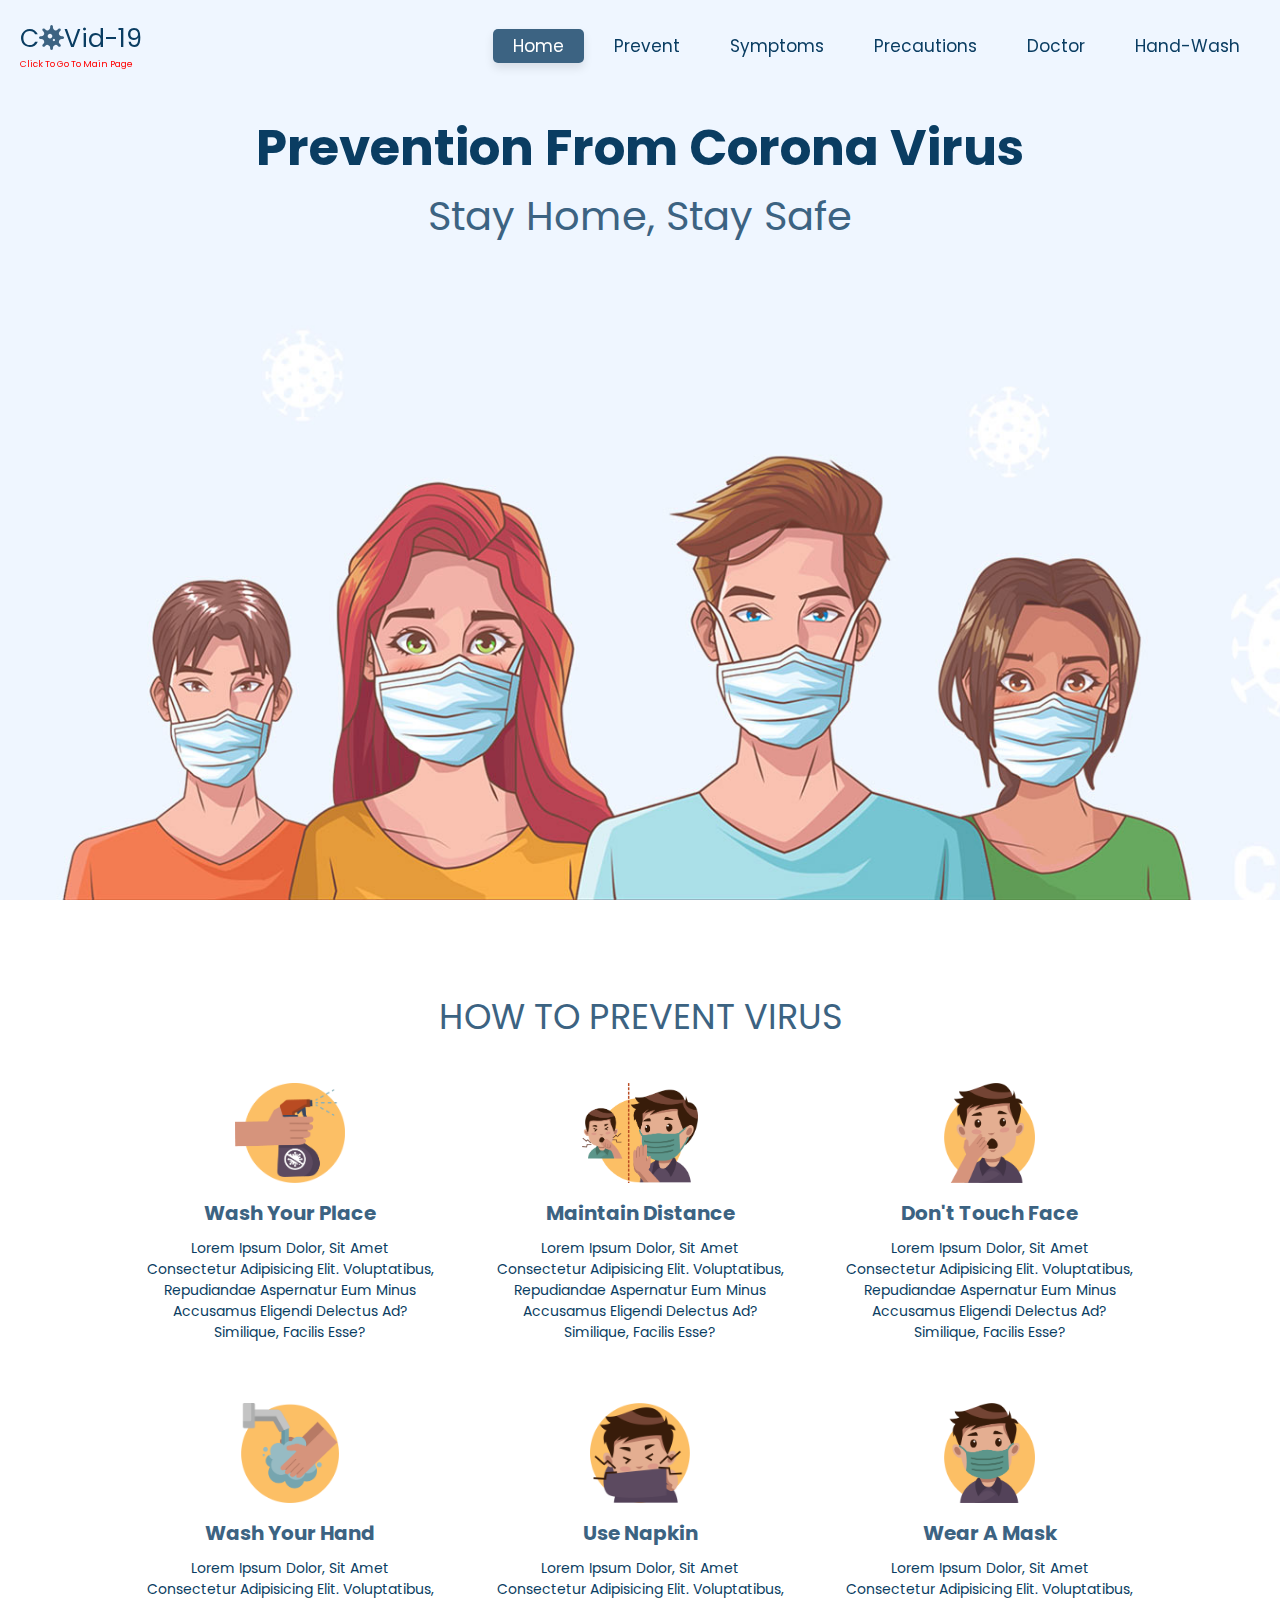
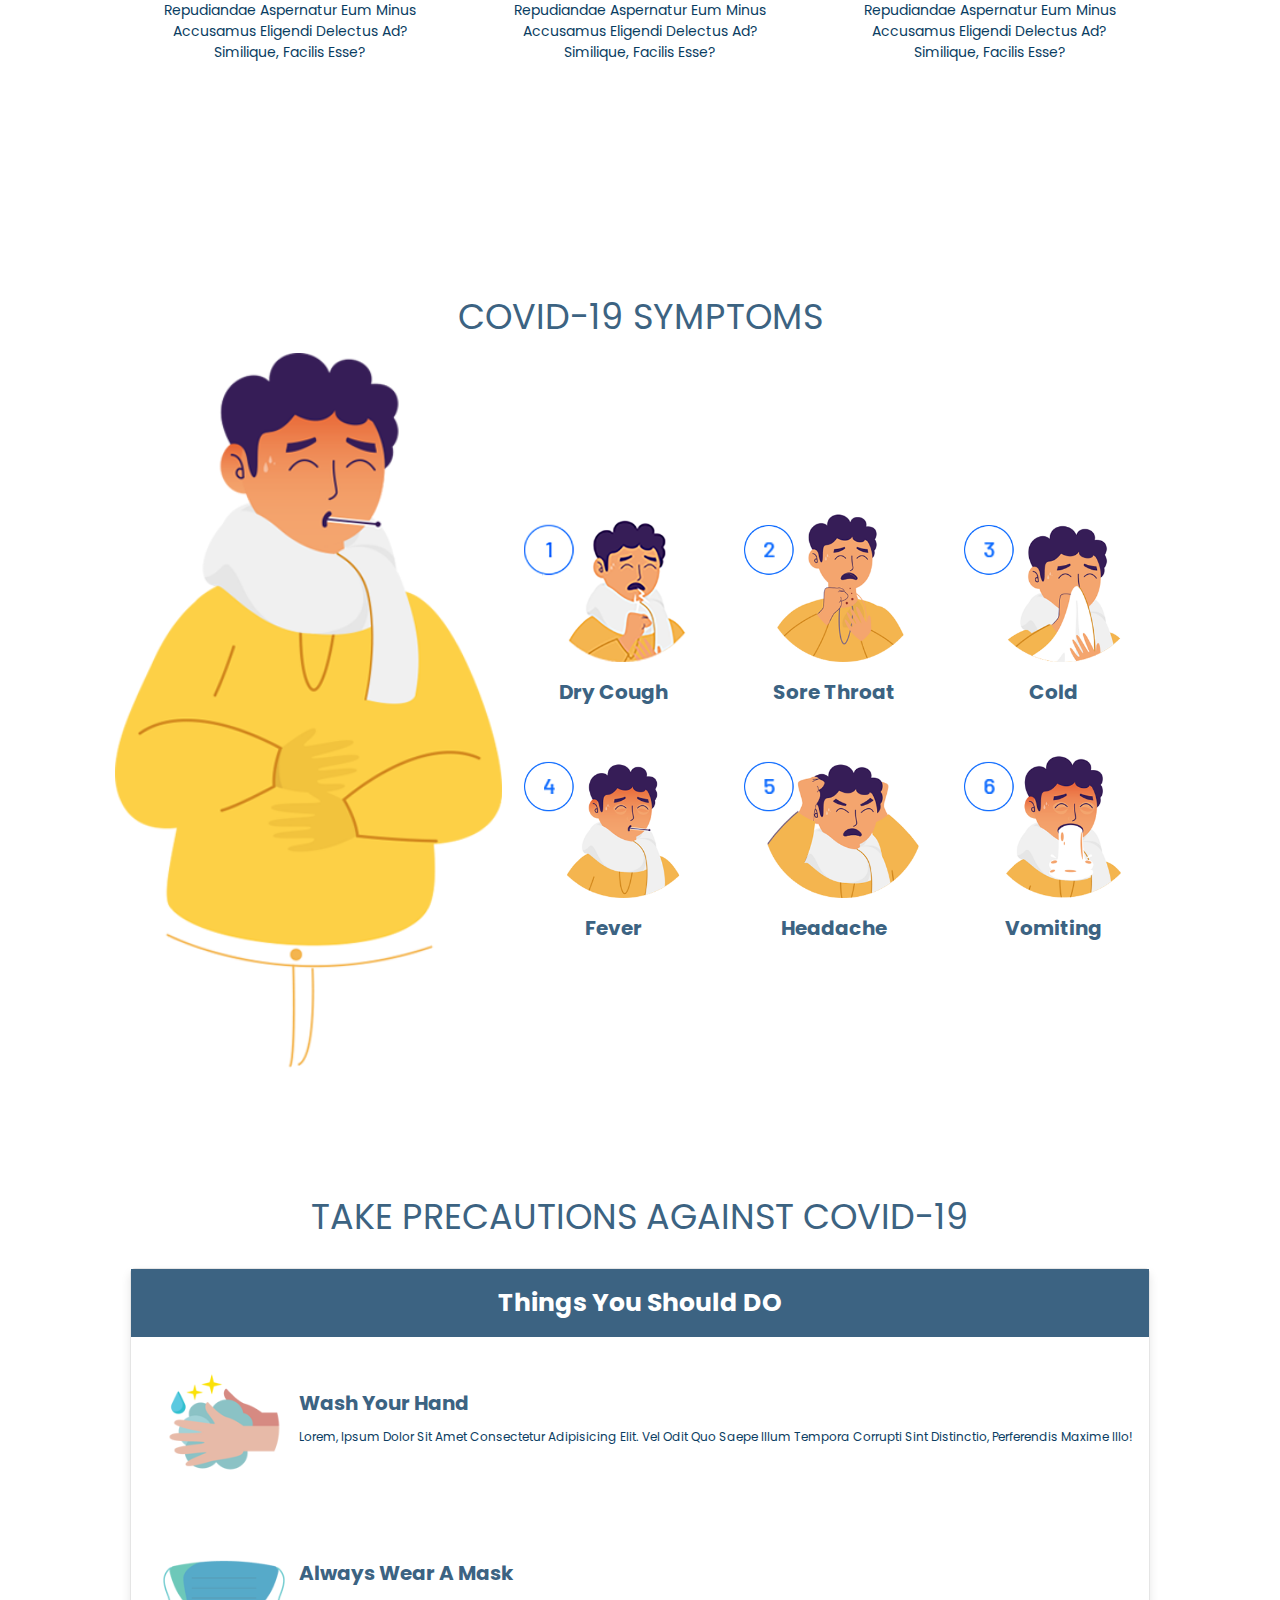
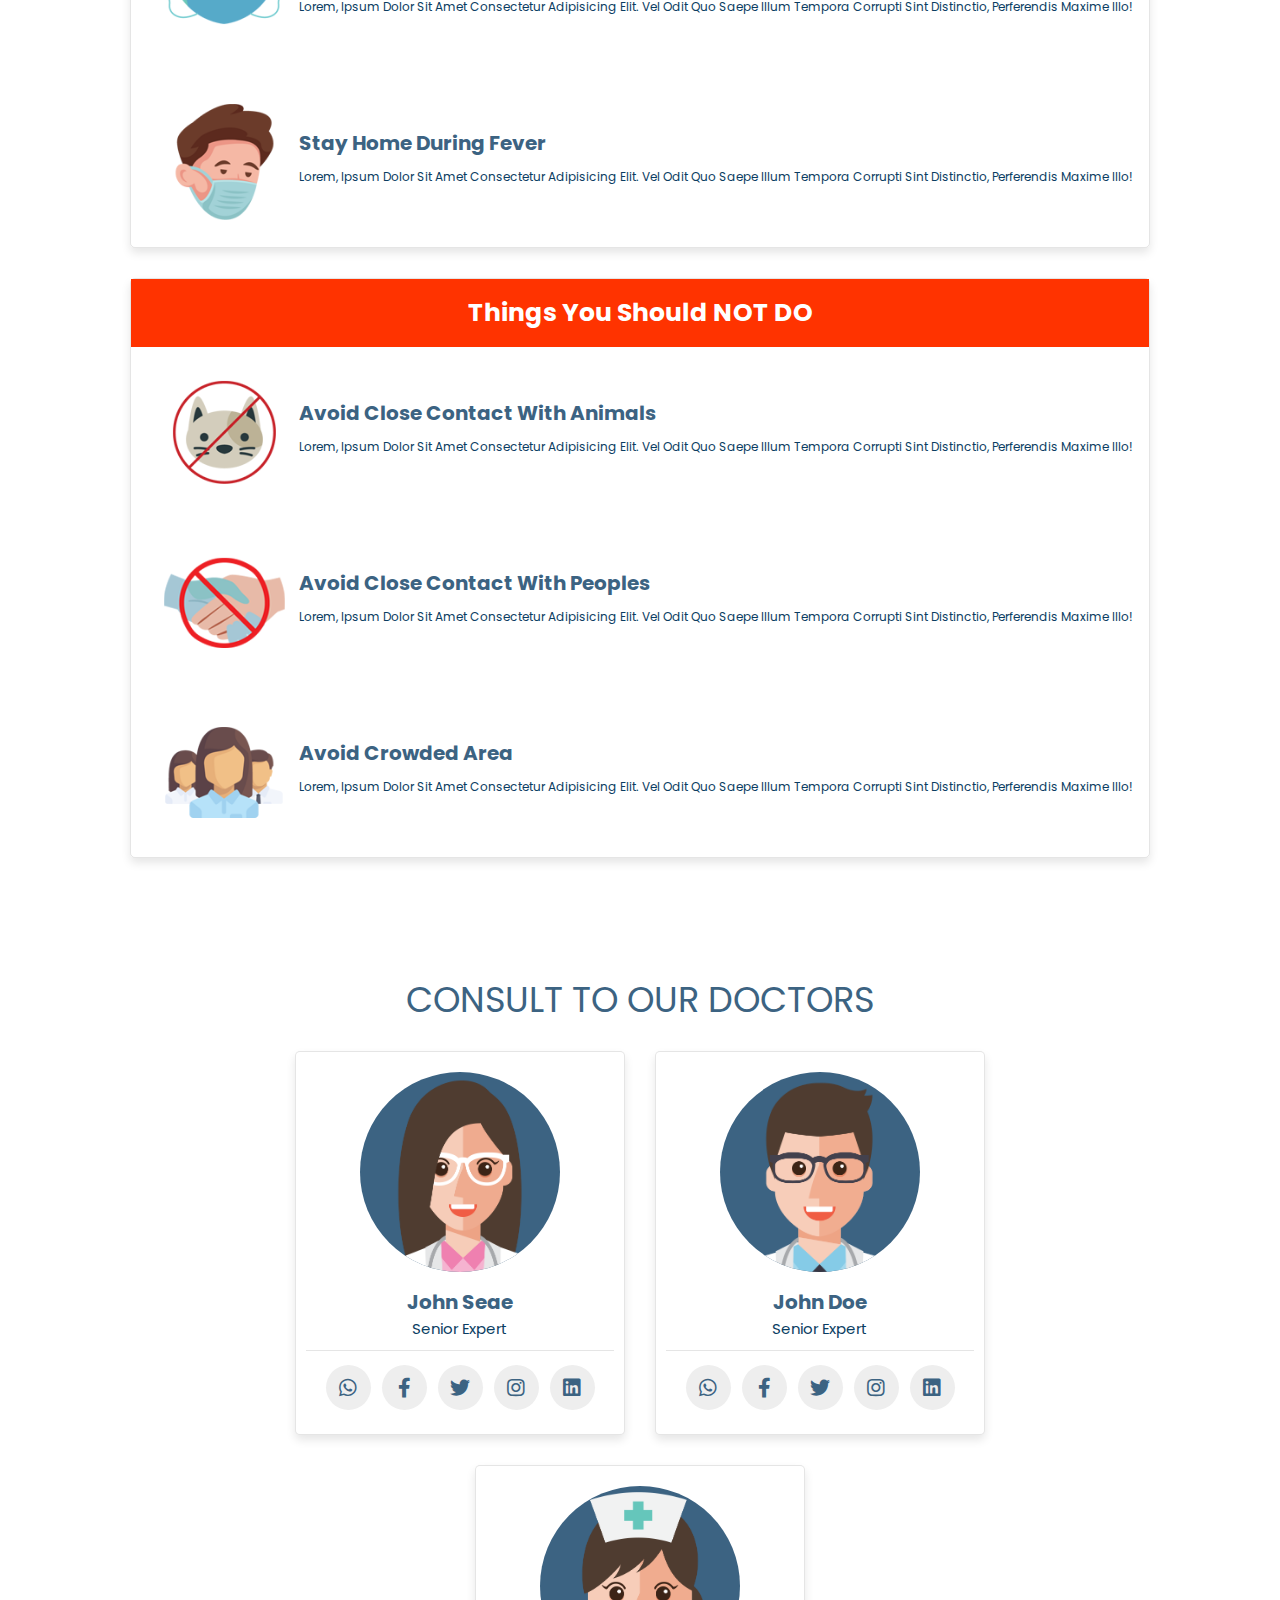
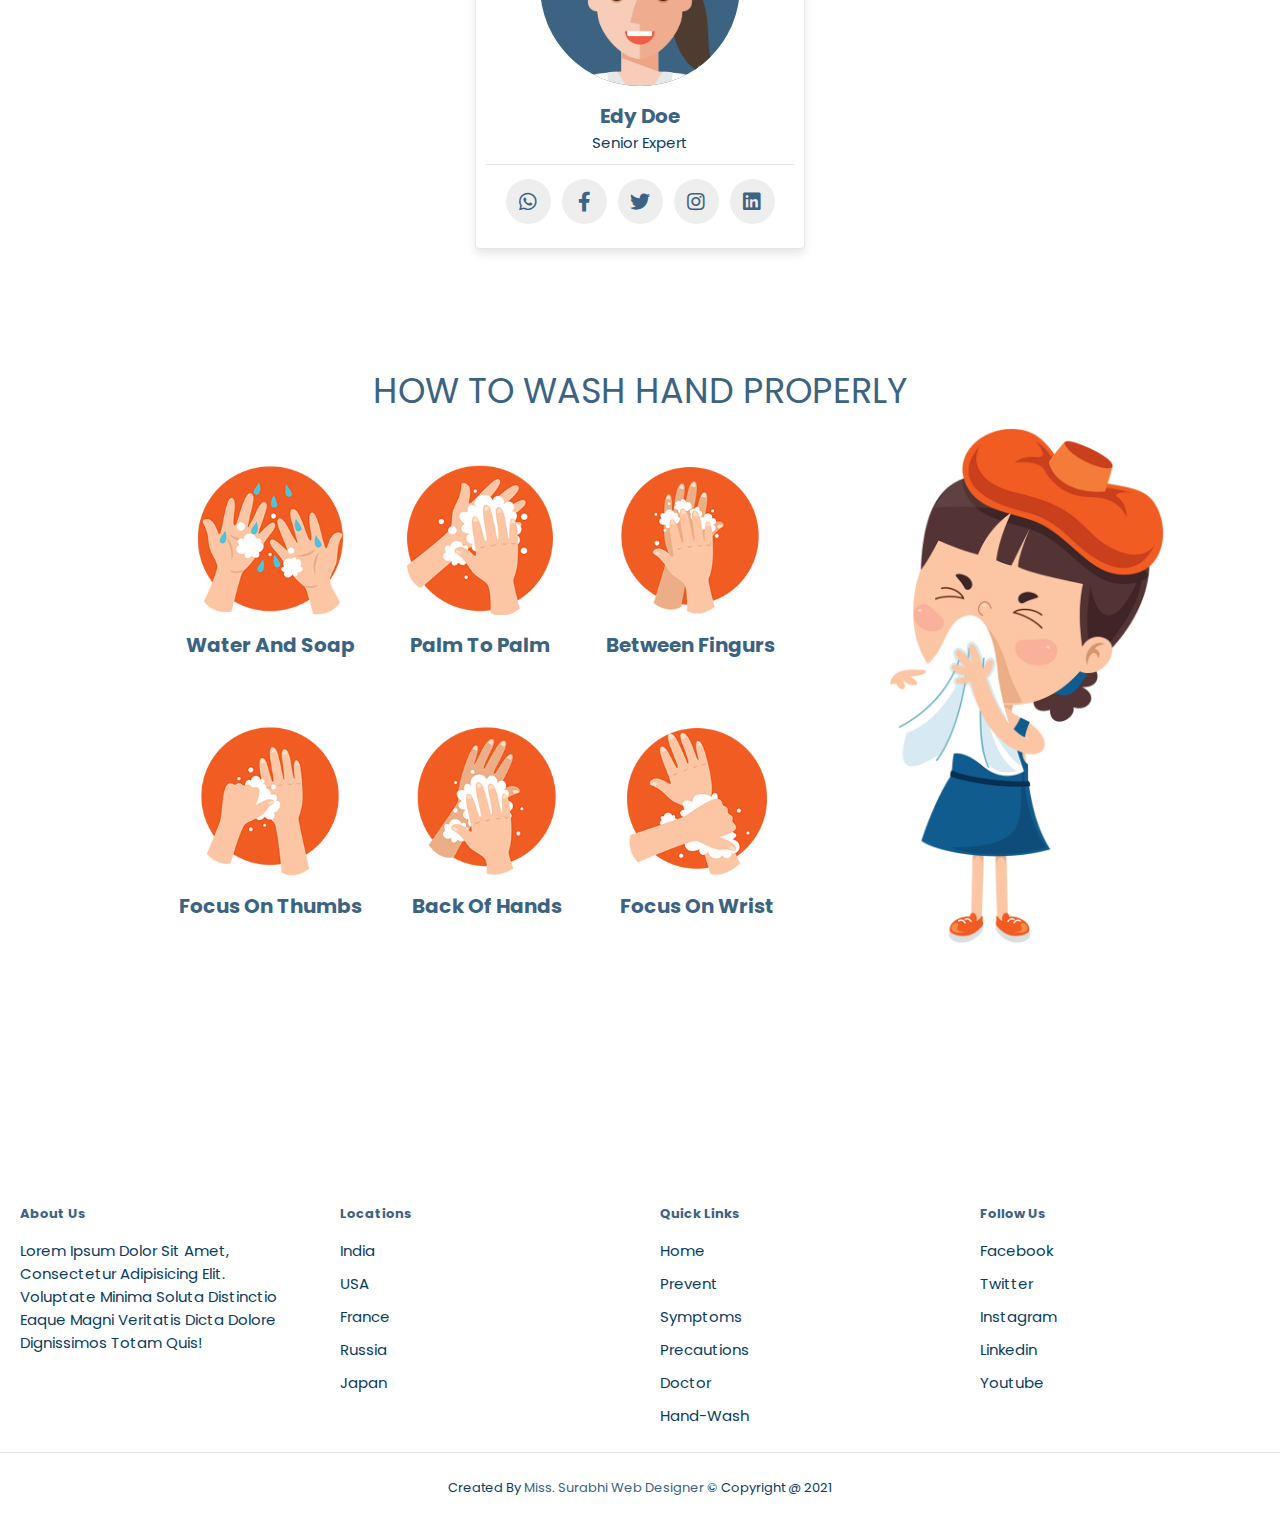
<file: index.html>
<!DOCTYPE html>
<html lang="en">
<head>
    <meta charset="UTF-8">
    <meta name="viewport" content="width=device-width, initial-scale=1.0">
    <title>Complete Awareness towards viral-diseases</title>

    <!-- font awesome cdn link  -->
    <link rel="stylesheet" href="https://cdnjs.cloudflare.com/ajax/libs/font-awesome/5.15.3/css/all.min.css">

    <!-- custom css file link  -->
    <link rel="stylesheet" href="covi.css">

</head>
<body>
    
<!-- header section starts  -->

<header>

    <a href="main.html" class="logo">c<span class="fas fa-virus"></span>vid-19
        <p class="lefty"> click to go to main page
        </p></a>

    <div id="menu" class="fas fa-bars"></div>

    <nav class="navbar">
        <a class="active" href="#home">home</a>
        <a href="#prevent">prevent</a>
        <a href="#symptoms">symptoms</a>
        <a href="#precautions">precautions</a>
        <a href="#doctor">doctor</a>
        <a href="#hand-wash">hand-wash</a>
    </nav>

</header>

<!-- header section ends -->

<!-- home section starts  -->

<section class="home" id="home">

    <div class="content">
        <h1>Prevention from Corona Virus</h1>
        <h3>stay home, stay safe</h3>
        <!-- <a href="https://www.google.com/search?q=how+to+prevent+viral+diseases&oq=how+to+prevent+from+viral+disea&aqs=chrome.1.69i57j0i22i30j0i390l2.13520j0j4&sourceid=chrome&ie=UTF-8" class="btn">how to prevent</a> -->
    </div>

</section>

<!-- home section ends -->

<!-- prevent section starts  -->

<section class="prevent" id="prevent">

    <h1 class="heading"> how to prevent virus </h1>

    <div class="box-container">

        <div class="box">
            <img src="pre-1.png" alt="">
            <h3>wash your place</h3>
            <p>Lorem ipsum dolor, sit amet consectetur adipisicing elit. Voluptatibus, repudiandae aspernatur eum minus accusamus eligendi delectus ad? Similique, facilis esse?</p>
        </div>

        <div class="box">
            <img src="pre-2.png" alt="">
            <h3>maintain distance</h3>
            <p>Lorem ipsum dolor, sit amet consectetur adipisicing elit. Voluptatibus, repudiandae aspernatur eum minus accusamus eligendi delectus ad? Similique, facilis esse?</p>
        </div>

        <div class="box">
            <img src="pre-3.png" alt="">
            <h3>don't touch face</h3>
            <p>Lorem ipsum dolor, sit amet consectetur adipisicing elit. Voluptatibus, repudiandae aspernatur eum minus accusamus eligendi delectus ad? Similique, facilis esse?</p>
        </div>

        <div class="box">
            <img src="pre-4.png" alt="">
            <h3>wash your hand</h3>
            <p>Lorem ipsum dolor, sit amet consectetur adipisicing elit. Voluptatibus, repudiandae aspernatur eum minus accusamus eligendi delectus ad? Similique, facilis esse?</p>
        </div>

        <div class="box">
            <img src="pre-5.png" alt="">
            <h3>use napkin</h3>
            <p>Lorem ipsum dolor, sit amet consectetur adipisicing elit. Voluptatibus, repudiandae aspernatur eum minus accusamus eligendi delectus ad? Similique, facilis esse?</p>
        </div>

        <div class="box">
            <img src="pre-6.png" alt="">
            <h3>wear a mask</h3>
            <p>Lorem ipsum dolor, sit amet consectetur adipisicing elit. Voluptatibus, repudiandae aspernatur eum minus accusamus eligendi delectus ad? Similique, facilis esse?</p>
        </div>

    </div>

</section>

<!-- prevent section ends -->

<!-- symptoms section starts  -->

<section class="symptoms" id="symptoms">

    <h1 class="heading">covid-19 symptoms</h1>

    <div class="column">

        <div class="main-image">
            <img src="main-symp-img.png" alt="">
        </div>

        <div class="box-container">

            <div class="box">
                <img src="symp-a.png" alt="">
                <h3>dry cough</h3>
            </div>

            <div class="box">
                <img src="symp-b.png" alt="">
                <h3>sore throat</h3>
            </div>

            <div class="box">
                <img src="symp-c.png" alt="">
                <h3>cold</h3>
            </div>

            <div class="box">
                <img src="symp-d.png" alt="">
                <h3>fever</h3>
            </div>

            <div class="box">
                <img src="symp-e.png" alt="">
                <h3>headache</h3>
            </div>

            <div class="box">
                <img src="symp-f.png" alt="">
                <h3>vomiting</h3>
            </div>

        </div>

    </div>

</section>

<!-- symptoms section ends -->

<!-- precautions section starts  -->

<section class="precautions" id="precautions">

    <h1 class="heading">take precautions against covid-19</h1>

    <div class="column">

        <div class="box-container">

            <h3 class="title">things you should DO</h3>

            <div class="box">
                <img src="do-img1.png" alt="">
                <div class="info">
                    <h3>wash your hand</h3>
                    <p>Lorem, ipsum dolor sit amet consectetur adipisicing elit. Vel odit quo saepe illum tempora corrupti sint distinctio, perferendis maxime illo!</p>
                </div>
            </div>

            <div class="box">
                <img src="do-img2.png" alt="">
                <div class="info">
                    <h3>always wear a mask</h3>
                    <p>Lorem, ipsum dolor sit amet consectetur adipisicing elit. Vel odit quo saepe illum tempora corrupti sint distinctio, perferendis maxime illo!</p>
                </div>
            </div>

            <div class="box">
                <img src="do-img3.png" alt="">
                <div class="info">
                    <h3>stay home during fever</h3>
                    <p>Lorem, ipsum dolor sit amet consectetur adipisicing elit. Vel odit quo saepe illum tempora corrupti sint distinctio, perferendis maxime illo!</p>
                </div>
            </div>

        </div>

        <div class="box-container">

            <h3 class="title">things you should NOT DO</h3>

            <div class="box">
                <img src="dont-img1.png" alt="">
                <div class="info">
                    <h3>avoid close contact with animals</h3>
                    <p>Lorem, ipsum dolor sit amet consectetur adipisicing elit. Vel odit quo saepe illum tempora corrupti sint distinctio, perferendis maxime illo!</p>
                </div>
            </div>

            <div class="box">
                <img src="dont-img2.png" alt="">
                <div class="info">
                    <h3>avoid close contact with peoples</h3>
                    <p>Lorem, ipsum dolor sit amet consectetur adipisicing elit. Vel odit quo saepe illum tempora corrupti sint distinctio, perferendis maxime illo!</p>
                </div>
            </div>

            <div class="box">
                <img src="dont-img3.png" alt="">
                <div class="info">
                    <h3>avoid crowded area</h3>
                    <p>Lorem, ipsum dolor sit amet consectetur adipisicing elit. Vel odit quo saepe illum tempora corrupti sint distinctio, perferendis maxime illo!</p>
                </div>
            </div>

        </div>

    </div>

</section>

<!-- precautions section ends -->

<!-- doctor section start  -->

<section class="doctor" id="doctor">

    <h1 class="heading">consult to our doctors</h1>

    <div class="box-container">

       

        <div class="box">
            <img src="doc2.png" alt="">
            <h3>john seae</h3>
            <span>senior expert</span>
            <div class="share">
                <a href="#" class="fab fa-whatsapp"></a>
                <a href="#" class="fab fa-facebook-f"></a>
                <a href="#" class="fab fa-twitter"></a>
                <a href="#" class="fab fa-instagram"></a>
                <a href="#" class="fab fa-linkedin"></a>
            </div>
        </div>
        <div class="box">
            <img src="doc1.png" alt="">
            <h3>john doe</h3>
            <span>senior expert</span>
            <div class="share">
                <a href="#" class="fab fa-whatsapp"></a>
                <a href="#" class="fab fa-facebook-f"></a>
                <a href="#" class="fab fa-twitter"></a>
                <a href="#" class="fab fa-instagram"></a>
                <a href="#" class="fab fa-linkedin"></a>
            </div>
        </div>
        <div class="box">
            <img src="doc3.png" alt="">
            <h3>edy doe</h3>
            <span>senior expert</span>
            <div class="share">
                <a href="#" class="fab fa-whatsapp"></a>
                <a href="#" class="fab fa-facebook-f"></a>
                <a href="#" class="fab fa-twitter"></a>
                <a href="#" class="fab fa-instagram"></a>
                <a href="#" class="fab fa-linkedin"></a>
            </div>
        </div>

    </div>

</section>

<!-- doctor section ends -->

<!-- hand-wash section starts  -->

<section class="hand-wash" id="hand-wash">

    <h1 class="heading">how to wash hand properly</h1>

    <div class="column">

        <div class="box-container">

            <div class="box">
                <img src="wash-a.png" alt="">
                <h3>water and soap</h3>
            </div>

            <div class="box">
                <img src="wash-b.png" alt="">
                <h3>palm to palm</h3>
            </div>

            <div class="box">
                <img src="wash-c.png" alt="">
                <h3>Between Fingurs</h3>
            </div>

            <div class="box">
                <img src="wash-d.png" alt="">
                <h3>Focus on Thumbs</h3>
            </div>

            <div class="box">
                <img src="wash-e.png" alt="">
                <h3>Back of Hands</h3>
            </div>

            <div class="box">
                <img src="wash-f.png" alt="">
                <h3>Focus on wrist</h3>
            </div>

        </div>

        <div class="main-image">
            <img src="main-wash-img.png" alt="">
        </div>

    </div>

</section>

<!-- hand-wash section ends -->

<!-- footer section starts  -->

<div class="footer">

    <div class="box-container">

        <div class="box">
            <h3>about us</h3>
            <p>Lorem ipsum dolor sit amet, consectetur adipisicing elit. Voluptate minima soluta distinctio eaque magni veritatis dicta dolore dignissimos totam quis!</p>
        </div>

        <div class="box">
            <h3>locations</h3>
            <a href="#">india</a>
            <a href="#">USA</a>
            <a href="#">france</a>
            <a href="#">russia</a>
            <a href="#">japan</a>
        </div>

        <div class="box">
            <h3>quick links</h3>
            <a href="#">home</a>
            <a href="#">prevent</a>
            <a href="#">symptoms</a>
            <a href="#">precautions</a>
            <a href="#">doctor</a>
            <a href="#">hand-wash</a>
        </div>

        <div class="box">
            <h3>follow us</h3>
            
            <a href="https://www.facebook.com/">facebook</a>
            <a href="https://twitter.com/login?lang=en">twitter</a>
            <a href="https://www.instagram.com/">instagram</a>
            <a href="https://www.linkedin.com/home">linkedin</a>
            <a href="https://www.youtube.com/">youtube</a>
        </div>

    </div>

    <h1 class="credit"> created by <a href="missSurabhi.html">miss. Surabhi web designer</a> &copy; copyright @ 2021 </h1>

</div>

<!-- footer section ends -->

<!-- scroll top  -->

<a href="#home" class="scroll-top">
    <img src="scroll-img.png" alt="">
</a>
















<!-- jquery cdn link  -->
<script src="https://cdnjs.cloudflare.com/ajax/libs/jquery/3.6.0/jquery.min.js"></script>

<!-- custom js file link  -->
<script src="covi.js"></script>


</body>
</html>
</file>
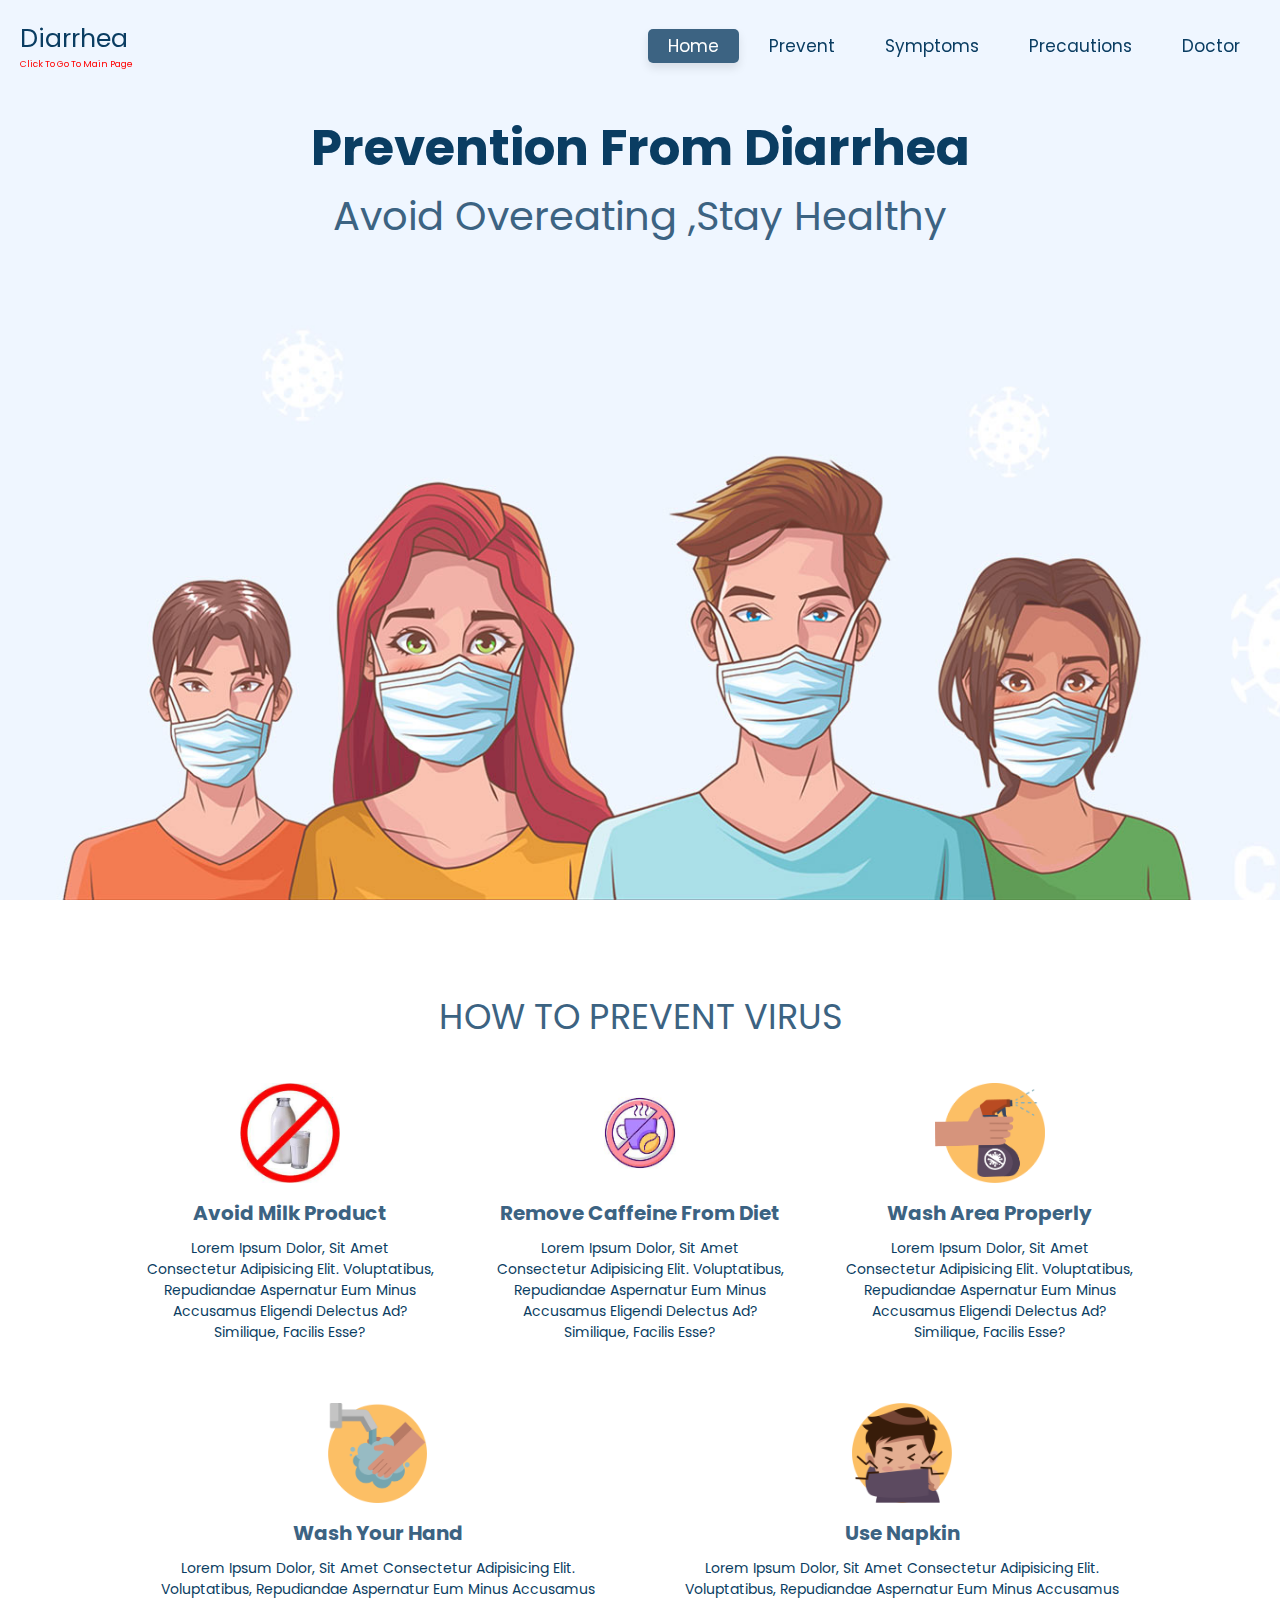
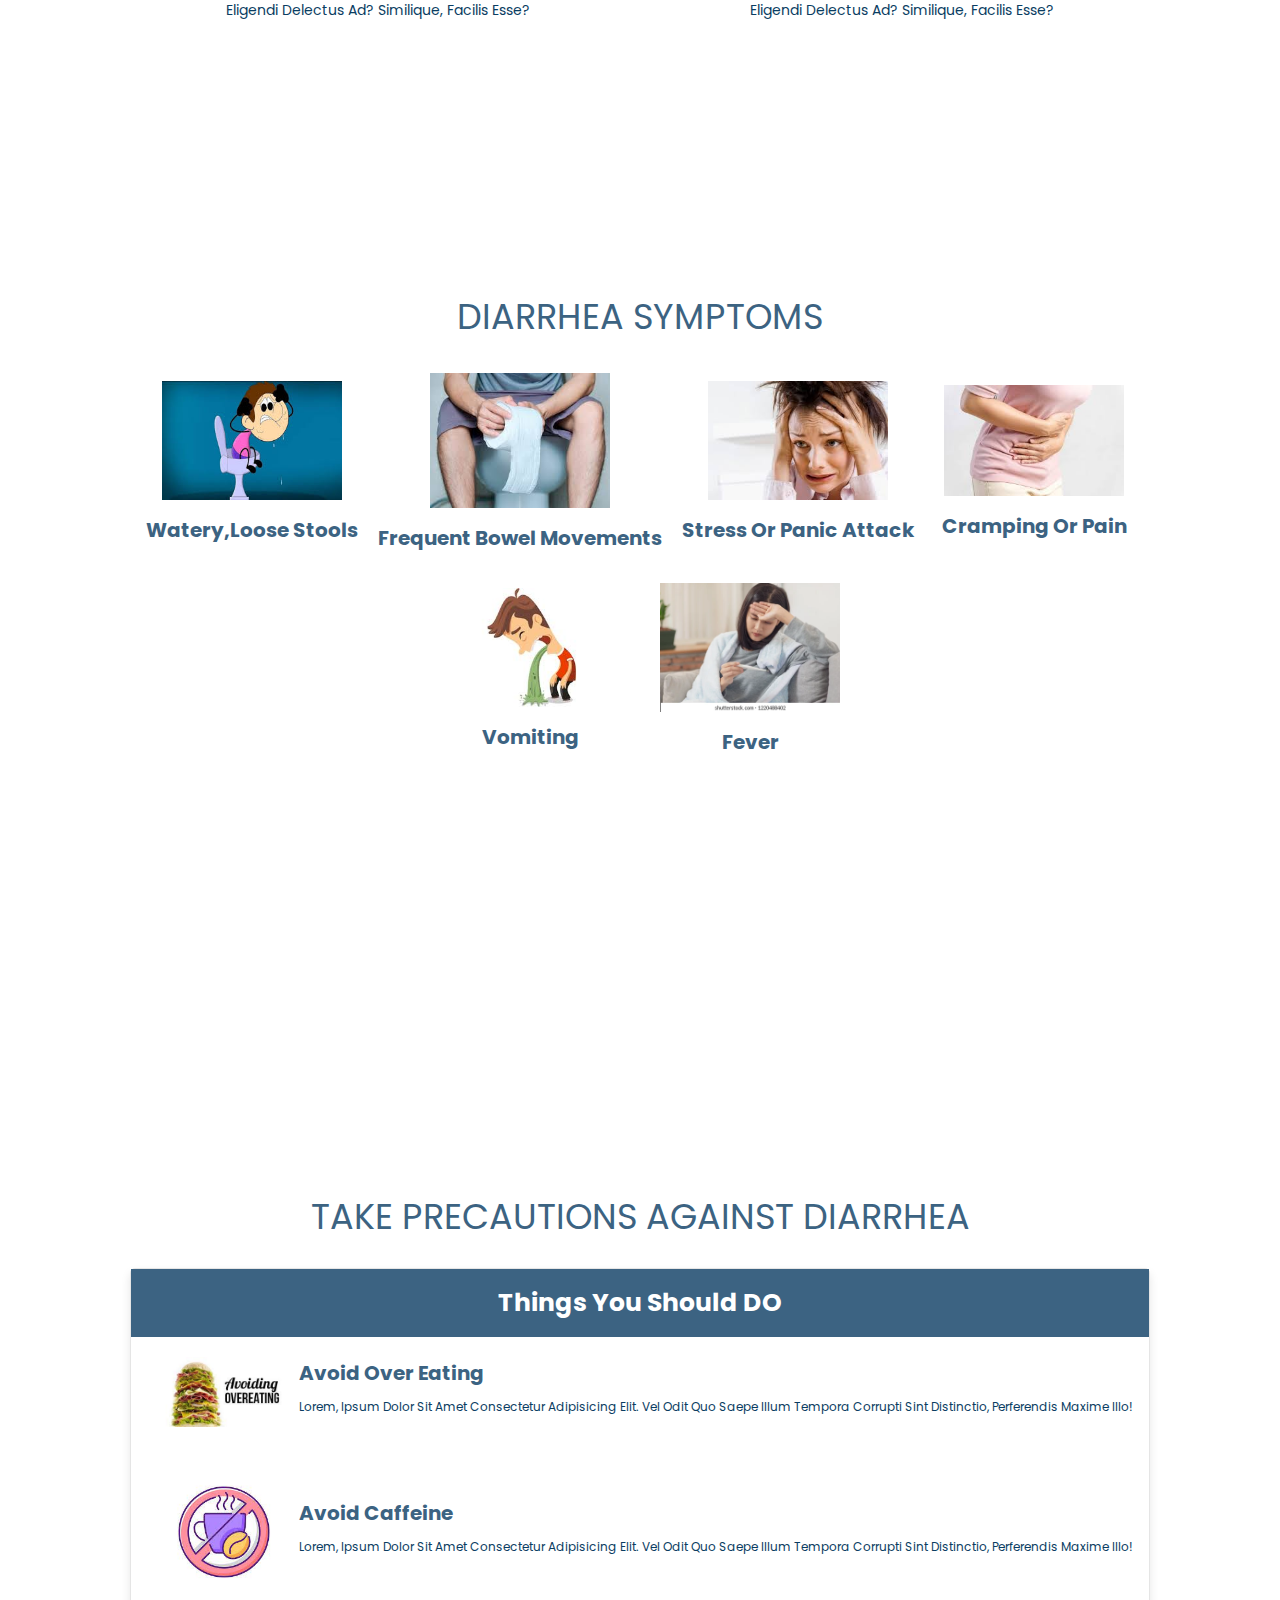
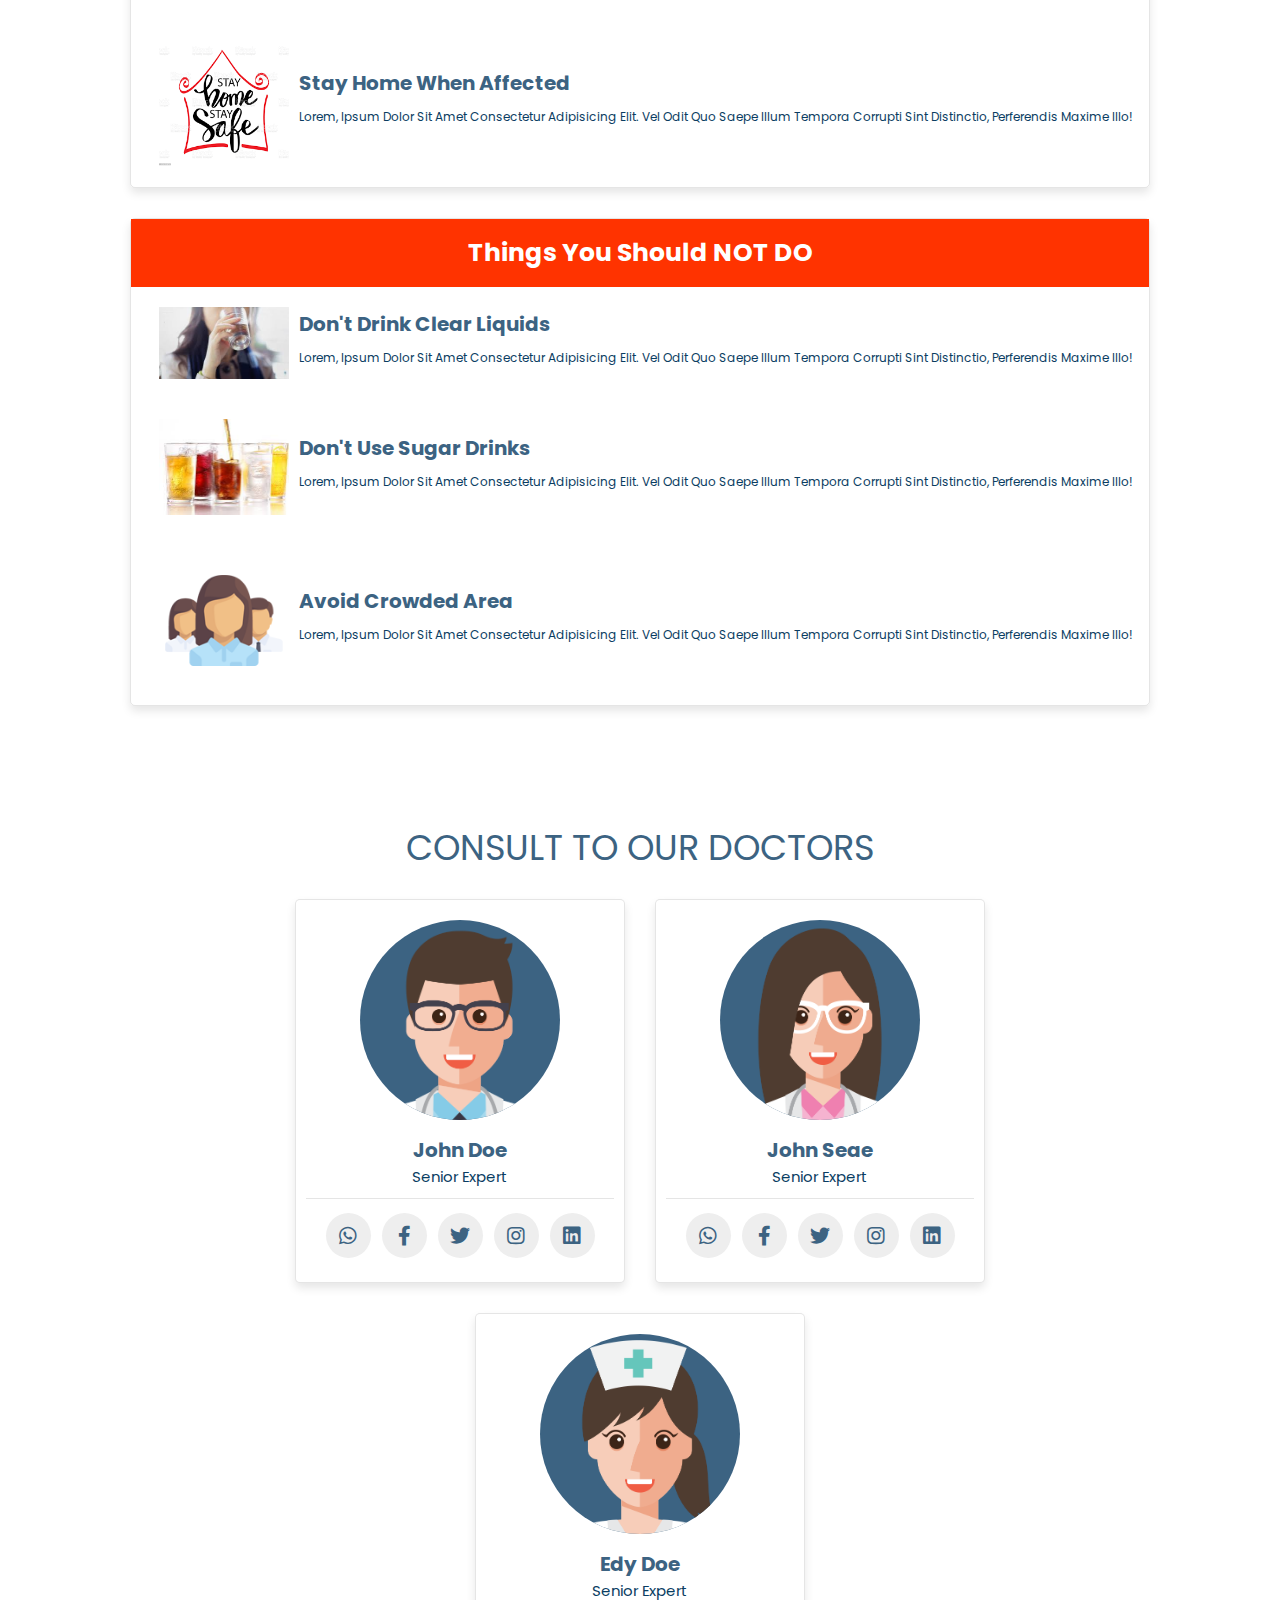
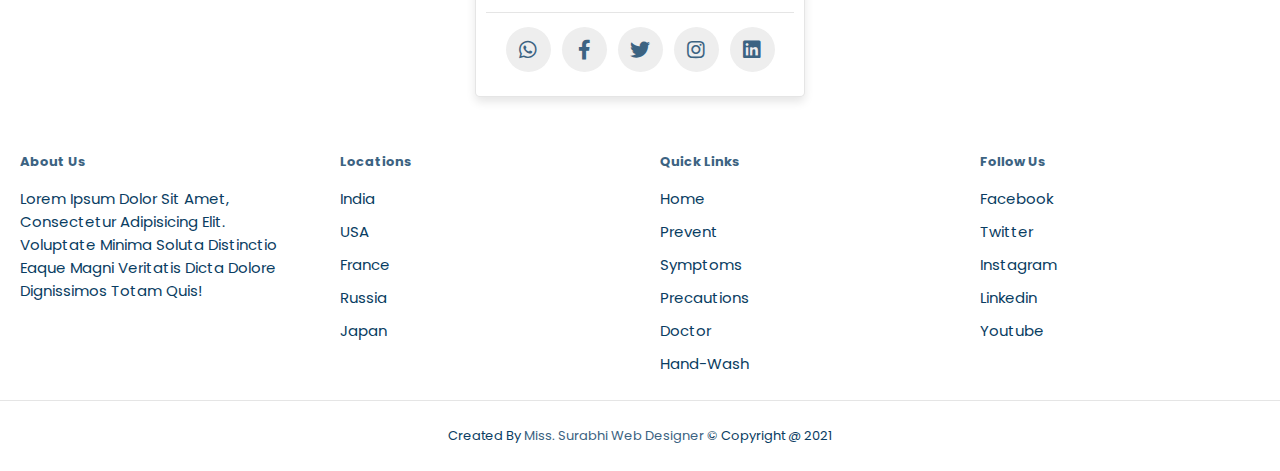
<file: Diarrhea..html>
<!DOCTYPE html>
<html lang="en">
<head>
    <meta charset="UTF-8">
    <meta name="viewport" content="width=device-width, initial-scale=1.0">
    <title>Complete Awareness towards viral-diseases</title>

    <!-- font awesome cdn link  -->
    <link rel="stylesheet" href="https://cdnjs.cloudflare.com/ajax/libs/font-awesome/5.15.3/css/all.min.css">

    <!-- custom css file link  -->
    <link rel="stylesheet" href="covi.css">

</head>
<body>
    
<!-- header section starts  -->

<header>

    <a href="main.html" class="logo">Diarrhea
        <p class="lefty"> click to go to main page
    </p>
    </a>
    
    <div id="menu" class="fas fa-bars"></div>
    
    <nav class="navbar">
        <a class="active" href="#home">home</a>
        <a href="#prevent">prevent</a>
        <a href="#symptoms">symptoms</a>
        <a href="#precautions">precautions</a>
        <a href="#doctor">doctor</a>
       
    </nav>

</header>

<!-- header section ends -->

<!-- home section starts  -->

<section class="home" id="home">

    <div class="content">
        <h1>Prevention from Diarrhea</h1>
        <h3>Avoid overeating ,stay healthy</h3>
       
    </div>

</section>

<!-- home section ends -->

<!-- prevent section starts  -->

<section class="prevent" id="prevent">

    <h1 class="heading"> how to prevent virus </h1>

    <div class="box-container">

        <div class="box">
            <img src="milk.jpg" alt="">
            <h3>Avoid milk product</h3>
            <p>Lorem ipsum dolor, sit amet consectetur adipisicing elit. Voluptatibus, repudiandae aspernatur eum minus accusamus eligendi delectus ad? Similique, facilis esse?</p>
        </div>

        <div class="box">
            <img src="caffi.jpg" alt="">
            <h3>remove caffeine from diet</h3>
            <p>Lorem ipsum dolor, sit amet consectetur adipisicing elit. Voluptatibus, repudiandae aspernatur eum minus accusamus eligendi delectus ad? Similique, facilis esse?</p>
        </div>

        <div class="box">
            <img src="pre-1.png" alt="">
            <h3>wash area properly</h3>
            <p>Lorem ipsum dolor, sit amet consectetur adipisicing elit. Voluptatibus, repudiandae aspernatur eum minus accusamus eligendi delectus ad? Similique, facilis esse?</p>
        </div>

        <div class="box">
            <img src="pre-4.png" alt="">
            <h3>wash your hand</h3>
            <p>Lorem ipsum dolor, sit amet consectetur adipisicing elit. Voluptatibus, repudiandae aspernatur eum minus accusamus eligendi delectus ad? Similique, facilis esse?</p>
        </div>

        <div class="box">
            <img src="pre-5.png" alt="">
            <h3>use napkin</h3>
            <p>Lorem ipsum dolor, sit amet consectetur adipisicing elit. Voluptatibus, repudiandae aspernatur eum minus accusamus eligendi delectus ad? Similique, facilis esse?</p>
        </div>

        

    </div>

</section>

<!-- prevent section ends -->

<!-- symptoms section starts  -->

<section class="symptoms" id="symptoms">

    <h1 class="heading">Diarrhea symptoms</h1>

    <div class="column">

        <div class="box-container">

            

            <div class="box">
                <img src="watery.jpg" alt="">
                <h3>watery,loose stools</h3>
            </div>
            <div class="box">
                <img src="bowelmov.jpg" alt="">
                <h3>frequent bowel movements</h3>
            </div>

            <div class="box">
                <img src="strpan.jpg" alt="">
                <h3>stress or panic attack</h3>
            </div>

            <div class="box">
                <img src="cramp.jpg" alt="">
                <h3>cramping or pain</h3>
            </div>

            <div class="box">
                <img src="vomittt.jpg" alt="">
                <h3>vomiting</h3>
            </div>
            <div class="box">
                <img src="fever.png" alt="">
                <h3>fever</h3>
            </div>

        </div>

    </div>

</section>

<!-- symptoms section ends -->

<!-- precautions section starts  -->

<section class="precautions" id="precautions">

    <h1 class="heading">take precautions against Diarrhea</h1>

    <div class="column">

        <div class="box-container">

            <h3 class="title">things you should DO</h3>

            <div class="box">
                <img src="overeat.jpg" alt="">
                <div class="info">
                    <h3>Avoid over eating</h3>
                    <p>Lorem, ipsum dolor sit amet consectetur adipisicing elit. Vel odit quo saepe illum tempora corrupti sint distinctio, perferendis maxime illo!</p>
                </div>
            </div>

            <div class="box">
                <img src="caffi.jpg" alt="">
                <div class="info">
                    <h3>Avoid caffeine</h3>
                    <p>Lorem, ipsum dolor sit amet consectetur adipisicing elit. Vel odit quo saepe illum tempora corrupti sint distinctio, perferendis maxime illo!</p>
                </div>
            </div>

            <div class="box">
                <img src="stayHome.png" alt="">
                <div class="info">
                    <h3>stay home when affected</h3>
                    <p>Lorem, ipsum dolor sit amet consectetur adipisicing elit. Vel odit quo saepe illum tempora corrupti sint distinctio, perferendis maxime illo!</p>
                </div>
            </div>

        </div>

        <div class="box-container">

            <h3 class="title">things you should NOT DO</h3>

            <div class="box">
                <img src="clearwa.jpg" alt="">
                <div class="info">
                    <h3>don't drink clear liquids</h3>
                    <p>Lorem, ipsum dolor sit amet consectetur adipisicing elit. Vel odit quo saepe illum tempora corrupti sint distinctio, perferendis maxime illo!</p>
                </div>
            </div>

            <div class="box">
                <img src="sugar.jpg" alt="">
                <div class="info">
                    <h3>Don't use sugar drinks</h3>
                    <p>Lorem, ipsum dolor sit amet consectetur adipisicing elit. Vel odit quo saepe illum tempora corrupti sint distinctio, perferendis maxime illo!</p>
                </div>
            </div>

            <div class="box">
                <img src="dont-img3.png" alt="">
                <div class="info">
                    <h3>avoid crowded area</h3>
                    <p>Lorem, ipsum dolor sit amet consectetur adipisicing elit. Vel odit quo saepe illum tempora corrupti sint distinctio, perferendis maxime illo!</p>
                </div>
            </div>

        </div>

    </div>

</section>

<!-- precautions section ends -->

<!-- doctor section start  -->

<section class="doctor" id="doctor">

    <h1 class="heading">consult to our doctors</h1>

    <div class="box-container">

        <div class="box">
            <img src="doc1.png" alt="">
            <h3>john doe</h3>
            <span>senior expert</span>
            <div class="share">
                <a href="#" class="fab fa-whatsapp"></a>
                <a href="#" class="fab fa-facebook-f"></a>
                <a href="#" class="fab fa-twitter"></a>
                <a href="#" class="fab fa-instagram"></a>
                <a href="#" class="fab fa-linkedin"></a>
            </div>
        </div>

        <div class="box">
            <img src="doc2.png" alt="">
            <h3>john seae</h3>
            <span>senior expert</span>
            <div class="share">
                <a href="#" class="fab fa-whatsapp"></a>
                <a href="#" class="fab fa-facebook-f"></a>
                <a href="#" class="fab fa-twitter"></a>
                <a href="#" class="fab fa-instagram"></a>
                <a href="#" class="fab fa-linkedin"></a>
            </div>
        </div>

        <div class="box">
            <img src="doc3.png" alt="">
            <h3>edy doe</h3>
            <span>senior expert</span>
            <div class="share">
                <a href="#" class="fab fa-whatsapp"></a>
                <a href="#" class="fab fa-facebook-f"></a>
                <a href="#" class="fab fa-twitter"></a>
                <a href="#" class="fab fa-instagram"></a>
                <a href="#" class="fab fa-linkedin"></a>
            </div>
        </div>

    </div>

</section>

<!-- doctor section ends -->

<!-- hand-wash section starts  -->


<!-- hand-wash section ends -->

<!-- footer section starts  -->

<div class="footer">

    <div class="box-container">

        <div class="box">
            <h3>about us</h3>
            <p>Lorem ipsum dolor sit amet, consectetur adipisicing elit. Voluptate minima soluta distinctio eaque magni veritatis dicta dolore dignissimos totam quis!</p>
        </div>

        <div class="box">
            <h3>locations</h3>
            <a href="#">india</a>
            <a href="#">USA</a>
            <a href="#">france</a>
            <a href="#">russia</a>
            <a href="#">japan</a>
        </div>

        <div class="box">
            <h3>quick links</h3>
            <a href="#">home</a>
            <a href="#">prevent</a>
            <a href="#">symptoms</a>
            <a href="#">precautions</a>
            <a href="#">doctor</a>
            <a href="#">hand-wash</a>
        </div>

        <div class="box">
            <h3>follow us</h3>
                <a href="https://www.facebook.com/">facebook</a>
                <a href="https://twitter.com/login?lang=en">twitter</a>
                <a href="https://www.instagram.com/">instagram</a>
                <a href="https://www.linkedin.com/home">linkedin</a>
                <a href="https://www.youtube.com/">youtube</a>
        </div>

    </div>

    <h1 class="credit"> created by <a href="missSurabhi.html">miss. Surabhi web designer</a> &copy; copyright @ 2021 </h1>

</div>

<!-- footer section ends -->

<!-- scroll top  -->

<a href="#home" class="scroll-top">
    <img src="scroll-img.png" alt="">
</a>
















<!-- jquery cdn link  -->
<script src="https://cdnjs.cloudflare.com/ajax/libs/jquery/3.6.0/jquery.min.js"></script>

<!-- custom js file link  -->
<script src="covi.js"></script>


</body>
</html>
</file>
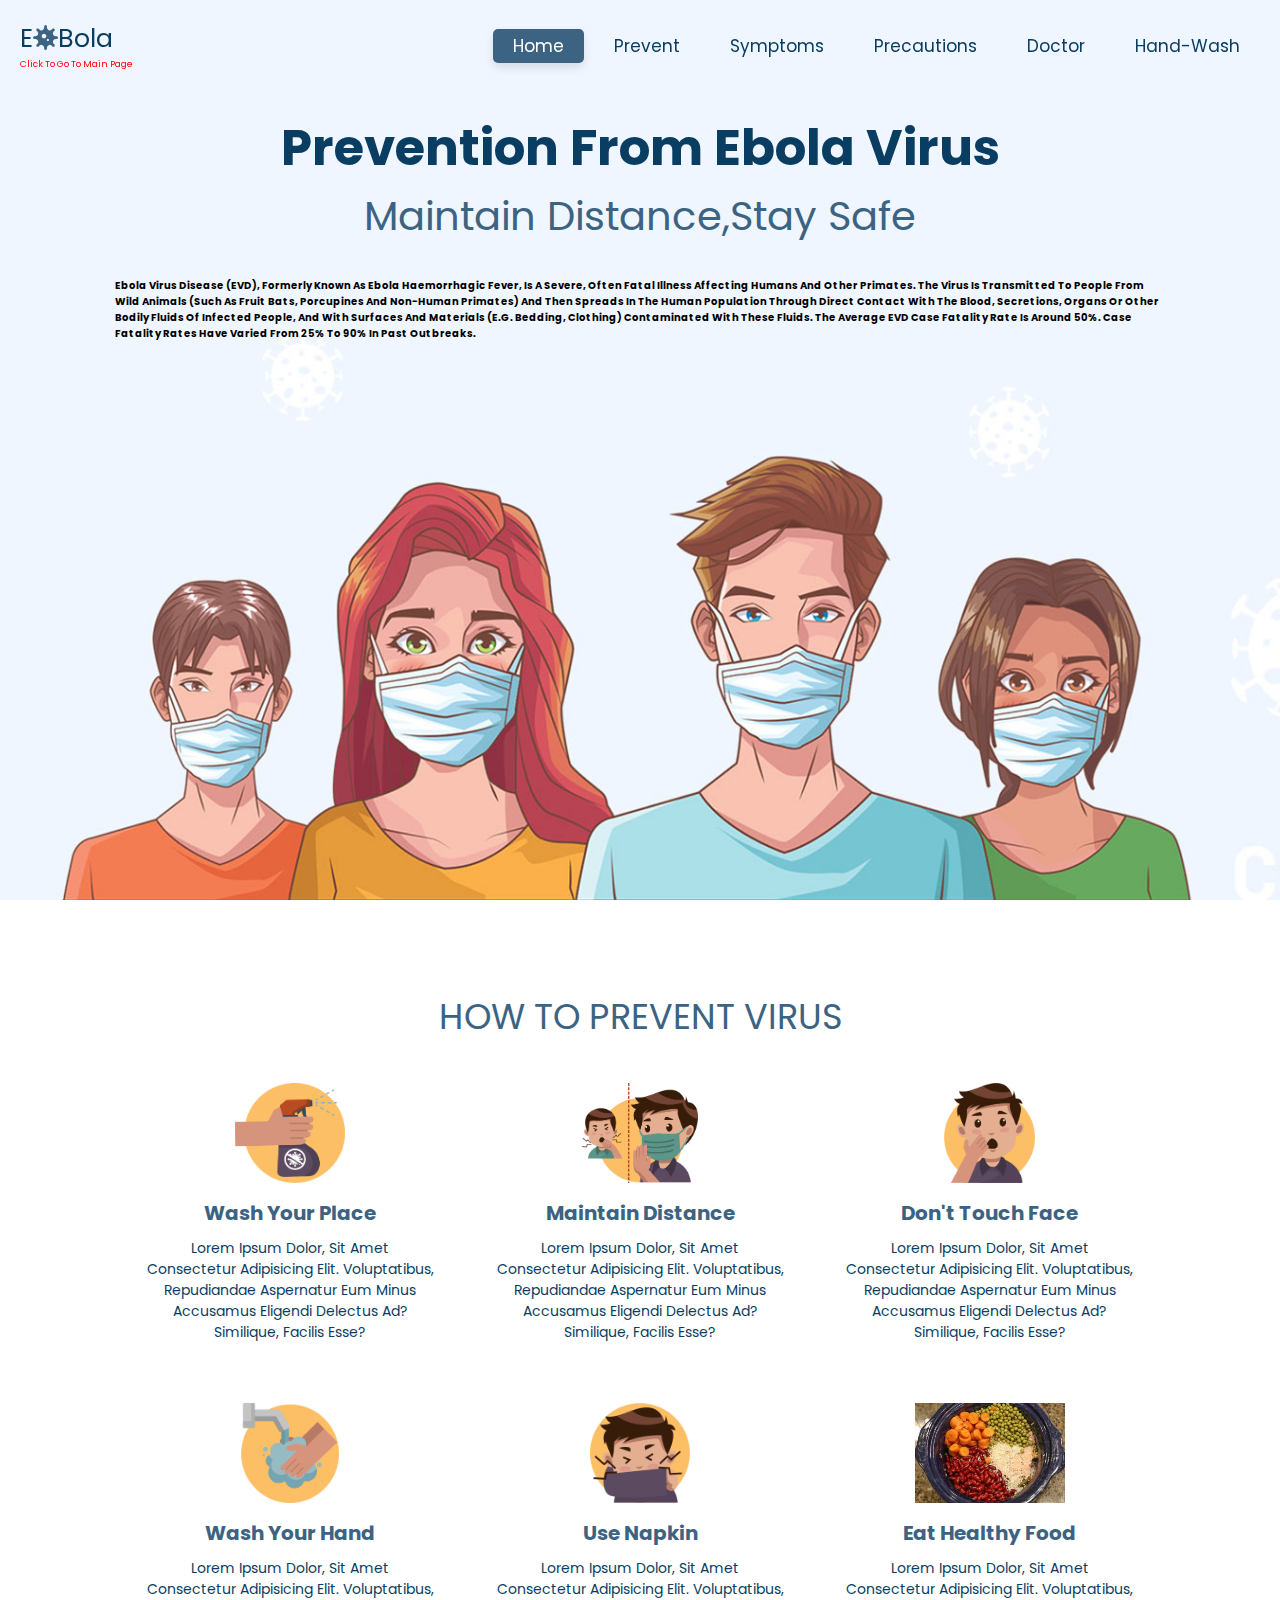
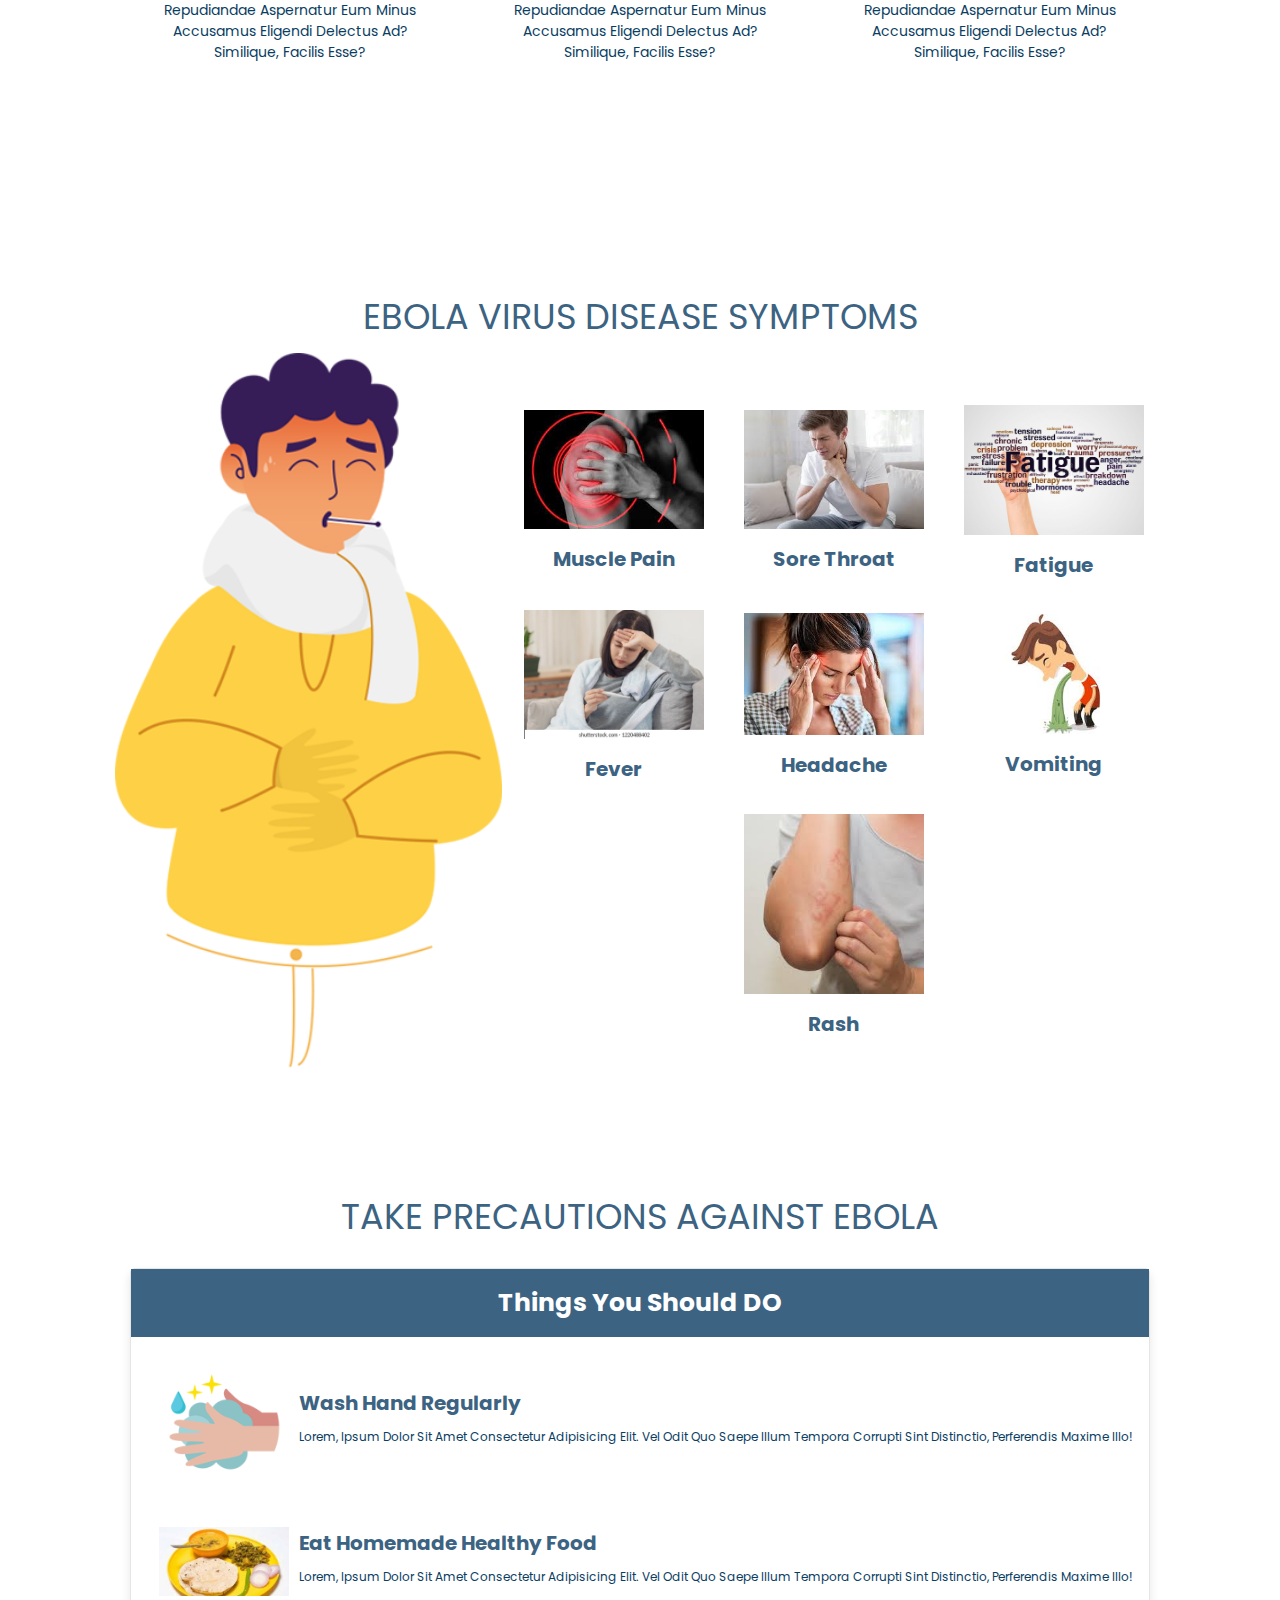
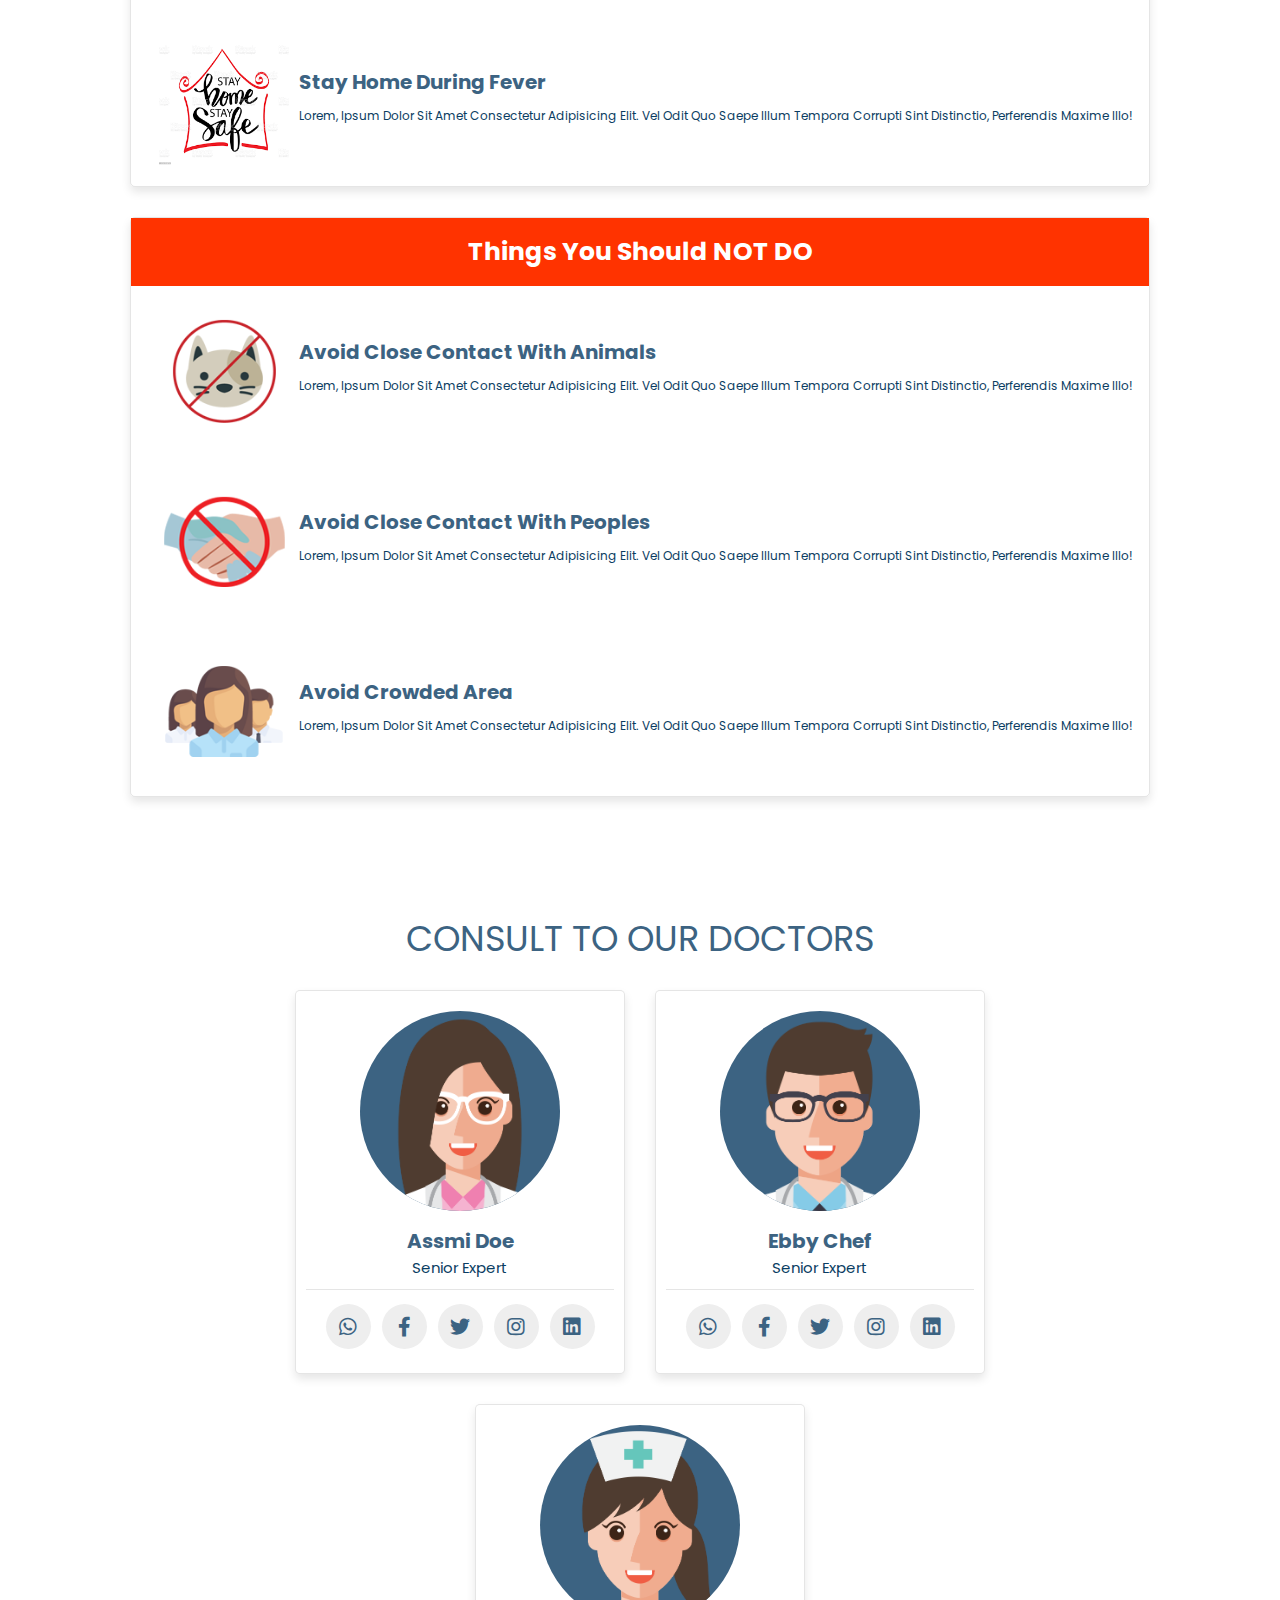
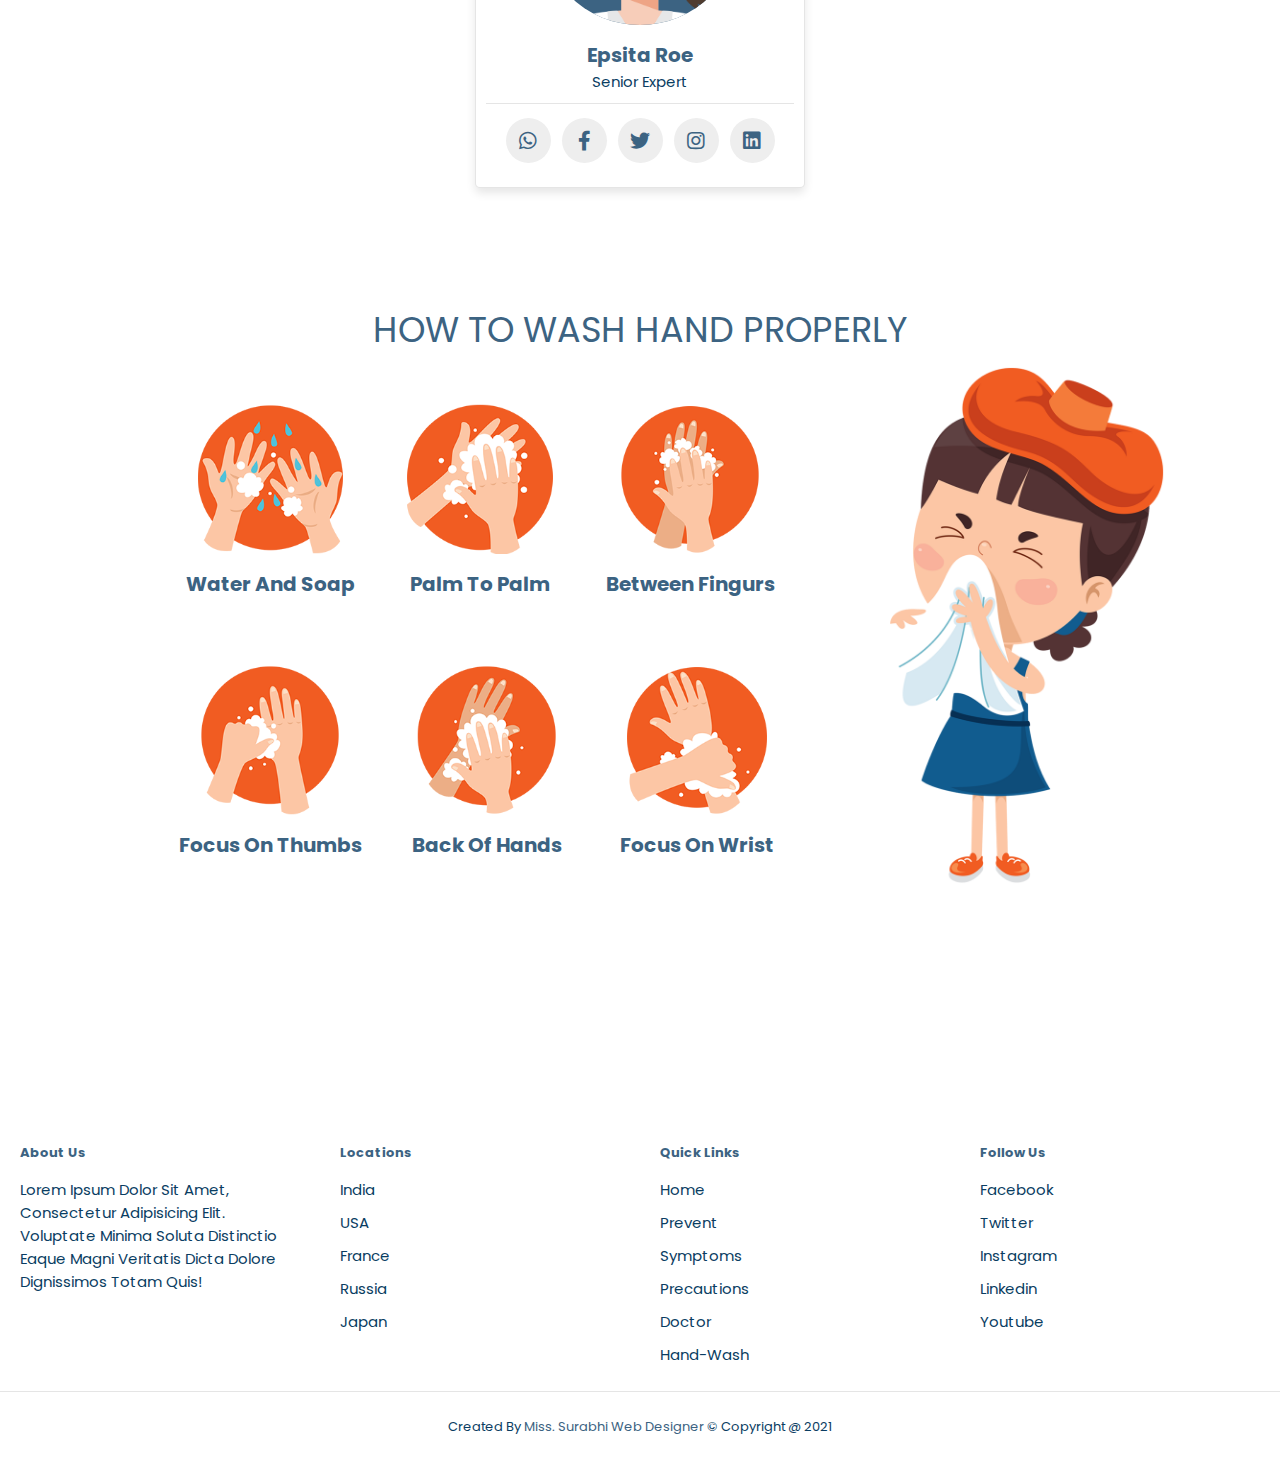
<file: ebola.html>
<!DOCTYPE html>
<html lang="en">
<head>
    <meta charset="UTF-8">
    <meta name="viewport" content="width=device-width, initial-scale=1.0">
    <title>Complete Awareness towards viral-diseases</title>

    <!-- font awesome cdn link  -->
    <link rel="stylesheet" href="https://cdnjs.cloudflare.com/ajax/libs/font-awesome/5.15.3/css/all.min.css">

    <!-- custom css file link  -->
    <link rel="stylesheet" href="covi.css">

</head>
<body>
    
<!-- header section starts  -->

<header>

    <a href="main.html" class="logo">E<span class="fas fa-virus"></span>bola
        <p class="lefty"> click to go to main page
        </p></a>

    <div id="menu" class="fas fa-bars"></div>

    <nav class="navbar">
        <a class="active" href="#home">home</a>
        <a href="#prevent">prevent</a>
        <a href="#symptoms">symptoms</a>
        <a href="#precautions">precautions</a>
        <a href="#doctor">doctor</a>
        <a href="#hand-wash">hand-wash</a>
    </nav>

</header>

<!-- header section ends -->

<!-- home section starts  -->

<section class="home" id="home" >
    

    <div class="content">
        <h1>Prevention from Ebola Virus</h1>
        <h3>Maintain distance,stay safe</h3>
       
    </div>
    <br>
    <br>
    
    <p>
        <p><strong><p>Ebola virus disease (EVD), formerly known as Ebola haemorrhagic fever, is a severe, often fatal illness affecting humans and other primates.

            The virus is transmitted to people from wild animals (such as fruit bats, porcupines and non-human primates) and then spreads in the human population through direct contact with the blood, secretions, organs or other bodily fluids of infected people, and with surfaces and materials (e.g. bedding, clothing) contaminated with these fluids.
            
            The average EVD case fatality rate is around 50%. Case fatality rates have varied from 25% to 90% in past outbreaks.</P>
            </strong> </p>
           
</div>

</section>

<!-- home section ends -->

<!-- prevent section starts  -->

<section class="prevent" id="prevent">

    <h1 class="heading"> how to prevent virus </h1>

    <div class="box-container">

        <div class="box">
            <img src="pre-1.png" alt="">
            <h3>wash your place</h3>
            <p>Lorem ipsum dolor, sit amet consectetur adipisicing elit. Voluptatibus, repudiandae aspernatur eum minus accusamus eligendi delectus ad? Similique, facilis esse?</p>
        </div>

        <div class="box">
            <img src="pre-2.png" alt="">
            <h3>maintain distance</h3>
            <p>Lorem ipsum dolor, sit amet consectetur adipisicing elit. Voluptatibus, repudiandae aspernatur eum minus accusamus eligendi delectus ad? Similique, facilis esse?</p>
        </div>

        <div class="box">
            <img src="pre-3.png" alt="">
            <h3>don't touch face</h3>
            <p>Lorem ipsum dolor, sit amet consectetur adipisicing elit. Voluptatibus, repudiandae aspernatur eum minus accusamus eligendi delectus ad? Similique, facilis esse?</p>
        </div>

        <div class="box">
            <img src="pre-4.png" alt="">
            <h3>wash your hand</h3>
            <p>Lorem ipsum dolor, sit amet consectetur adipisicing elit. Voluptatibus, repudiandae aspernatur eum minus accusamus eligendi delectus ad? Similique, facilis esse?</p>
        </div>

        <div class="box">
            <img src="pre-5.png" alt="">
            <h3>use napkin</h3>
            <p>Lorem ipsum dolor, sit amet consectetur adipisicing elit. Voluptatibus, repudiandae aspernatur eum minus accusamus eligendi delectus ad? Similique, facilis esse?</p>
        </div>

        <div class="box">
            <img src="heal.jpg" alt="">
            <h3>eat healthy food</h3>
            <p>Lorem ipsum dolor, sit amet consectetur adipisicing elit. Voluptatibus, repudiandae aspernatur eum minus accusamus eligendi delectus ad? Similique, facilis esse?</p>
        </div>

    </div>

</section>

<!-- prevent section ends -->

<!-- symptoms section starts  -->

<section class="symptoms" id="symptoms">

    <h1 class="heading">Ebola virus disease symptoms</h1>

    <div class="column">

        <div class="main-image">
            <img src="main-symp-img.png" alt="">
        </div>

        <div class="box-container">

            <div class="box">
                <img src="muspain.jpg" alt="">
                <h3>muscle pain</h3>
            </div>

            <div class="box">
                <img src="sore.jpg" alt="">
                <h3>sore throat</h3>
            </div>

            <div class="box">
                <img src="fatigue.jpg" alt="">
                <h3>fatigue</h3>
            </div>

            <div class="box">
                <img src="fever.png" alt="">
                <h3>fever</h3>
            </div>

            <div class="box">
                <img src="headaaa.jpg" alt="">
                <h3>headache</h3>
            </div>

            <div class="box">
                <img src="vomittt.jpg" alt="">
                <h3>vomiting</h3>
            </div>
            <div class="box">
                <img src="rash.jpg" alt="">
                <h3>rash</h3>
            </div>

        </div>

    </div>

</section>

<!-- symptoms section ends -->

<!-- precautions section starts  -->

<section class="precautions" id="precautions">

    <h1 class="heading">take precautions against ebola</h1>

    <div class="column">

        <div class="box-container">

            <h3 class="title">things you should DO</h3>

            <div class="box">
                <img src="do-img1.png" alt="">
                <div class="info">
                    <h3>Wash hand regularly</h3>
                    <p>Lorem, ipsum dolor sit amet consectetur adipisicing elit. Vel odit quo saepe illum tempora corrupti sint distinctio, perferendis maxime illo!</p>
                </div>
            </div>

            <div class="box">
                <img src="Homemade.jpg" alt="">
                <div class="info">
                    <h3>Eat homemade healthy food</h3>
                    <p>Lorem, ipsum dolor sit amet consectetur adipisicing elit. Vel odit quo saepe illum tempora corrupti sint distinctio, perferendis maxime illo!</p>
                </div>
            </div>

            <div class="box">
                <img src="stayHome.png" alt="">
                <div class="info">
                    <h3>stay home during fever</h3>
                    <p>Lorem, ipsum dolor sit amet consectetur adipisicing elit. Vel odit quo saepe illum tempora corrupti sint distinctio, perferendis maxime illo!</p>
                </div>
            </div>

        </div>

        <div class="box-container">

            <h3 class="title">things you should NOT DO</h3>

            <div class="box">
                <img src="dont-img1.png" alt="">
                <div class="info">
                    <h3>avoid close contact with animals</h3>
                    <p>Lorem, ipsum dolor sit amet consectetur adipisicing elit. Vel odit quo saepe illum tempora corrupti sint distinctio, perferendis maxime illo!</p>
                </div>
            </div>

            <div class="box">
                <img src="dont-img2.png" alt="">
                <div class="info">
                    <h3>avoid close contact with peoples</h3>
                    <p>Lorem, ipsum dolor sit amet consectetur adipisicing elit. Vel odit quo saepe illum tempora corrupti sint distinctio, perferendis maxime illo!</p>
                </div>
            </div>

            <div class="box">
                <img src="dont-img3.png" alt="">
                <div class="info">
                    <h3>avoid crowded area</h3>
                    <p>Lorem, ipsum dolor sit amet consectetur adipisicing elit. Vel odit quo saepe illum tempora corrupti sint distinctio, perferendis maxime illo!</p>
                </div>
            </div>

        </div>

    </div>

</section>

<!-- precautions section ends -->

<!-- doctor section start  -->

<section class="doctor" id="doctor">

    <h1 class="heading">consult to our doctors</h1>

    <div class="box-container">

        
        <div class="box">
            <img src="doc2.png" alt="">
            <h3>assmi doe</h3>
            <span>senior expert</span>
            <div class="share">
                <a href="#" class="fab fa-whatsapp"></a>
                <a href="#" class="fab fa-facebook-f"></a>
                <a href="#" class="fab fa-twitter"></a>
                <a href="#" class="fab fa-instagram"></a>
                <a href="#" class="fab fa-linkedin"></a>
            </div>
        </div>
        <div class="box">
            <img src="doc1.png" alt="">
            <h3>Ebby chef</h3>
            <span>senior expert</span>
            <div class="share">
                <a href="#" class="fab fa-whatsapp"></a>
                <a href="#" class="fab fa-facebook-f"></a>
                <a href="#" class="fab fa-twitter"></a>
                <a href="#" class="fab fa-instagram"></a>
                <a href="#" class="fab fa-linkedin"></a>
            </div>
        </div>

        <div class="box">
            <img src="doc3.png" alt="">
            <h3>epsita roe</h3>
            <span>senior expert</span>
            <div class="share">
                <a href="#" class="fab fa-whatsapp"></a>
                <a href="#" class="fab fa-facebook-f"></a>
                <a href="#" class="fab fa-twitter"></a>
                <a href="#" class="fab fa-instagram"></a>
                <a href="#" class="fab fa-linkedin"></a>
            </div>
        </div>

    </div>

</section>

<!-- doctor section ends -->

<!-- hand-wash section starts  -->

<section class="hand-wash" id="hand-wash">

    <h1 class="heading">how to wash hand properly</h1>

    <div class="column">

        <div class="box-container">

            <div class="box">
                <img src="wash-a.png" alt="">
                <h3>water and soap</h3>
            </div>

            <div class="box">
                <img src="wash-b.png" alt="">
                <h3>palm to palm</h3>
            </div>

            <div class="box">
                <img src="wash-c.png" alt="">
                <h3>Between Fingurs</h3>
            </div>

            <div class="box">
                <img src="wash-d.png" alt="">
                <h3>Focus on Thumbs</h3>
            </div>

            <div class="box">
                <img src="wash-e.png" alt="">
                <h3>Back of Hands</h3>
            </div>

            <div class="box">
                <img src="wash-f.png" alt="">
                <h3>Focus on wrist</h3>
            </div>

        </div>

        <div class="main-image">
            <img src="main-wash-img.png" alt="">
        </div>

    </div>

</section>

<!-- hand-wash section ends -->

<!-- footer section starts  -->

<div class="footer">

    <div class="box-container">

        <div class="box">
            <h3>about us</h3>
            <p>Lorem ipsum dolor sit amet, consectetur adipisicing elit. Voluptate minima soluta distinctio eaque magni veritatis dicta dolore dignissimos totam quis!</p>
        </div>

        <div class="box">
            <h3>locations</h3>
            <a href="#">india</a>
            <a href="#">USA</a>
            <a href="#">france</a>
            <a href="#">russia</a>
            <a href="#">japan</a>
        </div>

        <div class="box">
            <h3>quick links</h3>
            <a href="#">home</a>
            <a href="#">prevent</a>
            <a href="#">symptoms</a>
            <a href="#">precautions</a>
            <a href="#">doctor</a>
            <a href="#">hand-wash</a>
        </div>

        <div class="box">
            <h3>follow us</h3>
            <a href="https://www.facebook.com/">facebook</a>
            <a href="https://twitter.com/login?lang=en">twitter</a>
            <a href="https://www.instagram.com/">instagram</a>
            <a href="https://www.linkedin.com/home">linkedin</a>
            <a href="https://www.youtube.com/">youtube</a>
        </div>

    </div>

    <h1 class="credit"> created by <a href="missSurabhi.html">miss. Surabhi web designer</a> &copy; copyright @ 2021 </h1>

</div>

<!-- footer section ends -->

<!-- scroll top  -->

<a href="#home" class="scroll-top">
    <img src="scroll-img.png" alt="">
</a>
















<!-- jquery cdn link  -->
<script src="https://cdnjs.cloudflare.com/ajax/libs/jquery/3.6.0/jquery.min.js"></script>

<!-- custom js file link  -->
<script src="covi.js"></script>


</body>
</html>
</file>
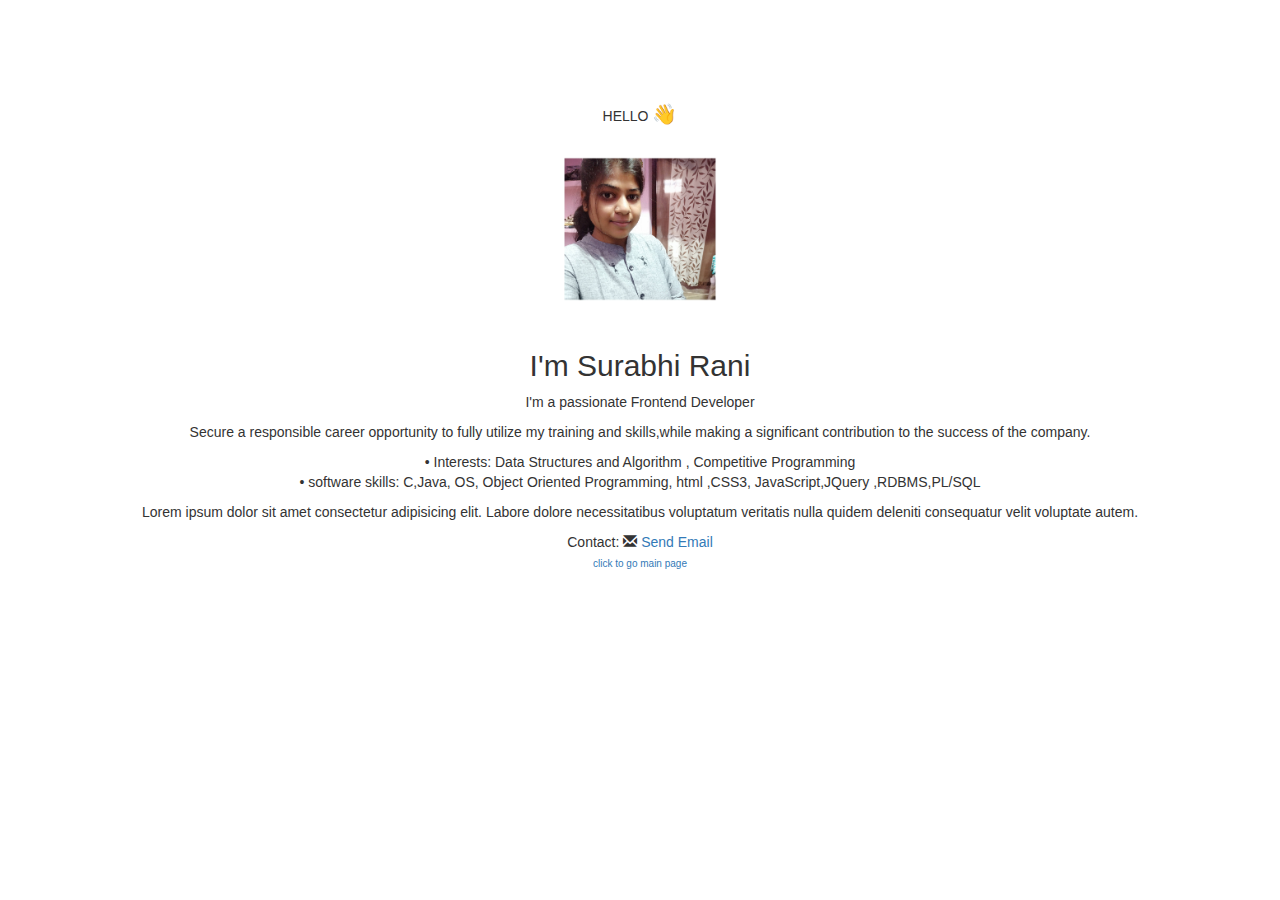
<file: missSurabhi.html>
<!DOCTYPE html>
<html lang="en">
<head>
    <meta charset="UTF-8">
    <meta http-equiv="X-UA-Compatible" content="IE=edge">
    <meta name="viewport" content="width=device-width, initial-scale=1.0">
    <title>about surabhi</title>
    <link rel="stylesheet" href="https://maxcdn.bootstrapcdn.com/bootstrap/3.4.0/css/bootstrap.min.css">
    <style>
        body{
            padding-top: 10rem;
            text-align: center;
           
        }
       
   
    .waver {
        font-size: 15pt;
        text-align: center;
        animation: waver 2.5s alternate infinite;
        transform-origin: 50% 90%;
        animation-timing-function: ease-in-out;
        display: inline-block;
    }

    @keyframes waver {
    0% {transform: rotate(-25deg);}
    100% {transform: rotate(30deg);}
    }
    p > a{
        font-size: x-small;
    animation-name:  runMe;
    animation-duration:1s;
     animation-iteration-count:infinite;
}
@keyframes runMe{
    from{
       
        color: black;
    }
    to{
        color: rgb(224, 15, 172);
      
    }
}
    </style>
</head>
<body>
    HELLO <span class="waver">👋</span>
    <br>
     <img src="profilePic.jpg" alt="" width="200" height="200">   <h2>I'm Surabhi Rani</h2>
       
        <p>I'm a passionate Frontend Developer</p>
        <p>Secure a responsible career opportunity to fully utilize my training and skills,while making a significant contribution to the success
            of the company.</p>
            <p>• Interests: Data Structures and Algorithm , Competitive Programming<br>
                • software skills: C,Java, OS, Object Oriented Programming, html ,CSS3, JavaScript,JQuery ,RDBMS,PL/SQL</p>
        <p>Lorem ipsum dolor sit amet consectetur adipisicing elit. Labore dolore necessitatibus voluptatum veritatis nulla quidem deleniti consequatur velit voluptate autem.</p>
       
       Contact:  <span class="glyphicon glyphicon-envelope"></span>

        <a href = "mailto: rani2001surabhi@gmail.com">Send Email</a><br>
        <p>
        <a href="main.html">click to go main page</a></p>
</body>
</html>
</file>
<file: covi.css>
@import url('https://fonts.googleapis.com/css2?family=Poppins:wght@100;200;300;400&display=swap');

:root{
    --blue:#3c6382;
    --dark-blue:#0a3d62;
}

*{
    font-family: 'Poppins', sans-serif;
    margin:0; padding:0;
    box-sizing: border-box;
    text-decoration: none;
    outline: none;
    border:none;
    text-transform: capitalize;
    transition: all .3s cubic-bezier(.38,1.15,.7,1.12);
}

*::selection{
    background:var(--dark-blue);
    color:#fff;
}

html{
    font-size: 62.5%;
    overflow-x: hidden;
}

section{
    min-height: 100vh;
    padding:1rem 9%;
    padding-top: 8rem;
}

.heading{
    text-align: center;
    color:var(--blue);
    font-size: 3.5rem;
    text-transform: uppercase;
    font-weight: normal;
    padding:1rem;
}

header{
    width:100%;
    display: flex;
    align-items: center;
    justify-content: space-between;
    position: fixed;
    top:0; left:0;
    z-index: 1000;
    padding:2rem;
}

header .logo{
    font-size: 2.5rem;
    color:var(--dark-blue);
}

header .logo span{
    color:var(--blue);
}

header .navbar a{
    font-size: 1.7rem;
    margin-left: .7rem;
    padding:.5rem 2rem;
    border-radius: .5rem;
    color:var(--dark-blue);
}

header .navbar a.active,
header .navbar a:hover{
    background: var(--blue);
    color:#fff;
    box-shadow: 0 .5rem 1rem rgba(0,0,0,.1);
}

header.sticky{
    background:#fff;
    box-shadow: 0 .5rem 1rem rgba(0,0,0,.1);
}

#menu{
    font-size: 3rem;
    color:var(--blue);
    cursor: pointer;
    display: none;
}
section>div> h1{
    margin-left: 0%;
    animation-name:  runMe;
    animation-duration:1s;
     animation-iteration-count:infinite;
}
@keyframes runMe{
    from{
        font-style: normal;
        color: black;
    }
    to{
        color: rgb(224, 15, 172);
        font-style: italic;
    }
}
/* header>p{
    animation-name:  runMe;
    animation-duration:1s;
     animation-iteration-count:infinite;
}
@keyframes runMe{
    from{
        font-style: normal;
        color: black;
    }
    to{
        color: rgb(224, 126, 15);
        font-style: italic;
    }
} */
.lefty{
    text-align: left;
    font-size: xx-small;
}
header> a>p{
    /* text-align: left; */
    /* left: auto; */
    color: red;
    animation: blink 2s infinite;
}
@keyframes mymove {
    from {color: red;}
    to {color: blue;}
  }
  @keyframes blink{
    to{opacity: .0;}
  }
  
  
.home{
    background:url(home-bg.jpg) no-repeat;
    background-size: cover;
    background-position: center;
    background-attachment: fixed;
}

.home .content{
    text-align: center;
    padding-top: 3rem;
}

.home .content h1{
    font-size: 5rem;
    color:var(--dark-blue);
}

.home .content h3{
    font-size: 4rem;
    color:var(--blue);
    font-weight: normal;
}

.home .content .btn{
    display: inline-block;
    padding:.7rem 3rem;
    color:#fff;
    background:var(--blue);
    border-radius: .5rem;
    box-shadow: 0 .5rem 1rem rgba(0,0,0,.1);
    margin-top: 1rem;
    font-size: 1.7rem;
}

.home .content .btn:hover{
    background:var(--dark-blue);
}

.prevent .box-container{
    display: flex;
    align-items: center;
    justify-content: center;
    flex-wrap: wrap;
}

.prevent .box-container .box{
    flex:1 1 30rem;
    border-radius: .5rem;
    margin:1rem;
    padding:1rem;
    text-align: center;
}

.prevent .box-container .box img{
    height:12rem;
    padding:1rem;
}

.prevent .box-container .box h3{
    color:var(--blue);
    font-size: 2rem;
}

.prevent .box-container .box p{
    color:var(--dark-blue);
    font-size: 1.4rem;
    padding:1rem;
}

.prevent .box-container .box:hover{
    box-shadow: 0 .5rem 1rem rgba(0,0,0,.1);
}

.symptoms{
    background:url(background-img.jpg) no-repeat;
    background-size: cover;
    background-position: center;
    background-attachment: fixed;
}

.symptoms .column{
    display: flex;
    align-items: center;
    justify-content: center;
}

.symptoms .column .main-image img{
    width: 43vh;
}

.symptoms .column .box-container{
    display: flex;
    align-items: center;
    justify-content: center;
    flex-wrap: wrap;
}

.symptoms .column .box-container .box{
    margin:1rem;
    text-align: center;
}

.symptoms .column .box-container .box img{
    width:20rem;
    padding:1rem;
}

.symptoms .column .box-container .box h3{
    font-size: 2rem;
    color:var(--blue);
}

.precautions .column{
    display: flex;
    justify-content: center;
    flex-wrap: wrap;
}

.precautions .column .box-container{
    margin:1.5rem;
    flex:1 1 50rem;
    border:.1rem solid rgba(0,0,0,.1);
    box-shadow: 0 .5rem 1rem rgba(0,0,0,.1);
    border-radius: .5rem;
}

.precautions .column .box-container .title{
    padding:1.5rem .5rem;
    text-align: center;
    font-size: 2.5rem;
    background:var(--blue);
    color:#fff;
}

.precautions .column .box-container:last-child .title{
    background:#ff3300;
}

.precautions .column .box-container .box{
    display: flex;
    justify-content: center;
    align-items: center;
    padding:1rem;
}

.precautions .column .box-container .box img{
    width:15rem;
    padding:1rem;
}

.precautions .column .box-container .box h3{
    font-size: 2rem;
    color:var(--blue);
}

.precautions .column .box-container .box p{
    font-size: 1.2rem;
    color:var(--dark-blue);
    padding:1rem 0;
}

.doctor{
    background:url(background-img.jpg) no-repeat;
    background-size: cover;
    background-position: center;
    background-attachment: fixed;
}

.doctor .box-container{
    display: flex;
    justify-content: center;
    align-items: center;
    flex-wrap: wrap;
}

.doctor .box-container .box{
    border-radius: .5rem;
    box-shadow: 0 .5rem 1rem rgba(0,0,0,.1);
    padding:1rem;
    margin:1.5rem;
    text-align: center;
    background:#fff;
    border:.1rem solid rgba(0,0,0,.1);
    width:33rem;
}

.doctor .box-container .box img{
    margin:1rem;
    border-radius: 50%;
    height:20rem;
    width:20rem;
    object-fit: cover;
    background:var(--blue);
}

.doctor .box-container .box h3{
    font-size: 2rem;
    color:var(--blue);
}

.doctor .box-container .box span{
    font-size: 1.5rem;
    color:var(--dark-blue);
}

.doctor .box-container .box .share{
    border-top: .1rem solid rgba(0,0,0,.1);
    padding:1rem;
    margin-top: 1rem;
}

.doctor .box-container .box .share a{
    border-radius: 50%;
    height: 4.5rem;
    width:4.5rem;
    line-height: 4.5rem;
    font-size: 2rem;
    margin: .4rem;
    background:#eee;
    color:var(--blue);
}

.doctor .box-container .box .share a:hover{
    background:var(--blue);
    color:#fff;
    transform: rotate(360deg);
}

.hand-wash .column{
    display: flex;
    justify-content: center;
}

.hand-wash .column .main-image img{
    width:25vw;
}

.hand-wash .column .box-container{
    display: flex;
    justify-content: center;
    align-items: center;
    flex-wrap: wrap;
}

.hand-wash .column .box-container .box{
    text-align: center;
    margin:2rem;
}

.hand-wash .column .box-container .box img{
    width: 17rem;
    height: 17rem;
    padding:1rem;
}

.hand-wash .column .box-container .box h3{
    font-size: 2rem;
    color:var(--blue);
}

.footer{
    background:url(background-img.jpg) no-repeat;
    background-size: cover;
    background-position: center;
    background-attachment: fixed;
}

.footer .box-container{
    display: flex;
    flex-wrap: wrap;
}

.footer .box-container .box{
    flex:1 1 25rem;
    margin:2rem;
}

.footer .box-container .box h3{
    font-size: small;
    color:var(--blue);
    padding:1rem 0;
}

.footer .box-container .box p{
    font-size: 1.5rem;
    color:var(--dark-blue);
    padding:.5rem 0;
}

.footer .box-container .box a{
    font-size: 1.5rem;
    color:var(--dark-blue);
    padding:.5rem 0;
    display: block;
}

.footer a:hover{
    text-decoration: underline;
}

.footer .credit{
    font-size: small;
    font-weight: normal;
    text-align: center;
    border-top: .1rem solid rgba(0,0,0,.1);
    padding:2.5rem 1rem;
    color:var(--dark-blue);
}

.footer .credit a{
    color:var(--blue);
}

.scroll-top{
    position: fixed;
    bottom:7.5rem; right:1.5rem;
    z-index: 1000;
}

.scroll-top img{
    width:8rem;
    animation: float 3s linear infinite;
}

@keyframes float{
    100%, 0%{
        transform: translateY(0rem);
    }

    50%{
        transform: translateY(-3rem);
    }

}














/* media queries  */

@media (max-width:1200px){

    html{
        font-size: 55%;
    }

}

@media (max-width:991px){

    section{
        padding:1rem 3%;
        padding-top: 8rem;
    }

    #menu{
        display: block;
    }

    header .navbar{
        position: absolute;
        top:100%; left: 0;
        width:100%;
        background:#fff;
        padding:2rem;
        border-top: .1rem  solid rgba(0,0,0,.1);
        transform-origin: top;
        transform: scaleY(0);
        opacity: 0;
    }

    header .navbar.nav-toggle{
        transform: scaleY(1);
        opacity: 1;
    }

    header .navbar a{
        display: block;
        margin:1.5rem 0;
        font-size: 2rem;
    }

    .fa-times{
        transform: rotate(180deg);
    }

    .symptoms .column .main-image img{
        display: none;
    }

    .hand-wash .column .main-image img{
        display: none;
    }

}

@media (max-width:768px){

    html{
        font-size: 50%;
    }

    .home .content h1{
        font-size: 4rem;
    }

    .home .content h3{
        font-size: 3.5rem;
    }

}

@media (max-width:450px){

    .home .content h1{
        font-size: 3.5rem;
    }

    .home .content h3{
        font-size: 2.5rem;
    }

    .symptoms .column .box-container .box img{
        width:14rem;
    }

    .precautions .column .box-container .box{
        flex-flow: column;
        text-align: center;
    }

    .doctor .box-container .box{
        width:100%;
    }

}
</file>
